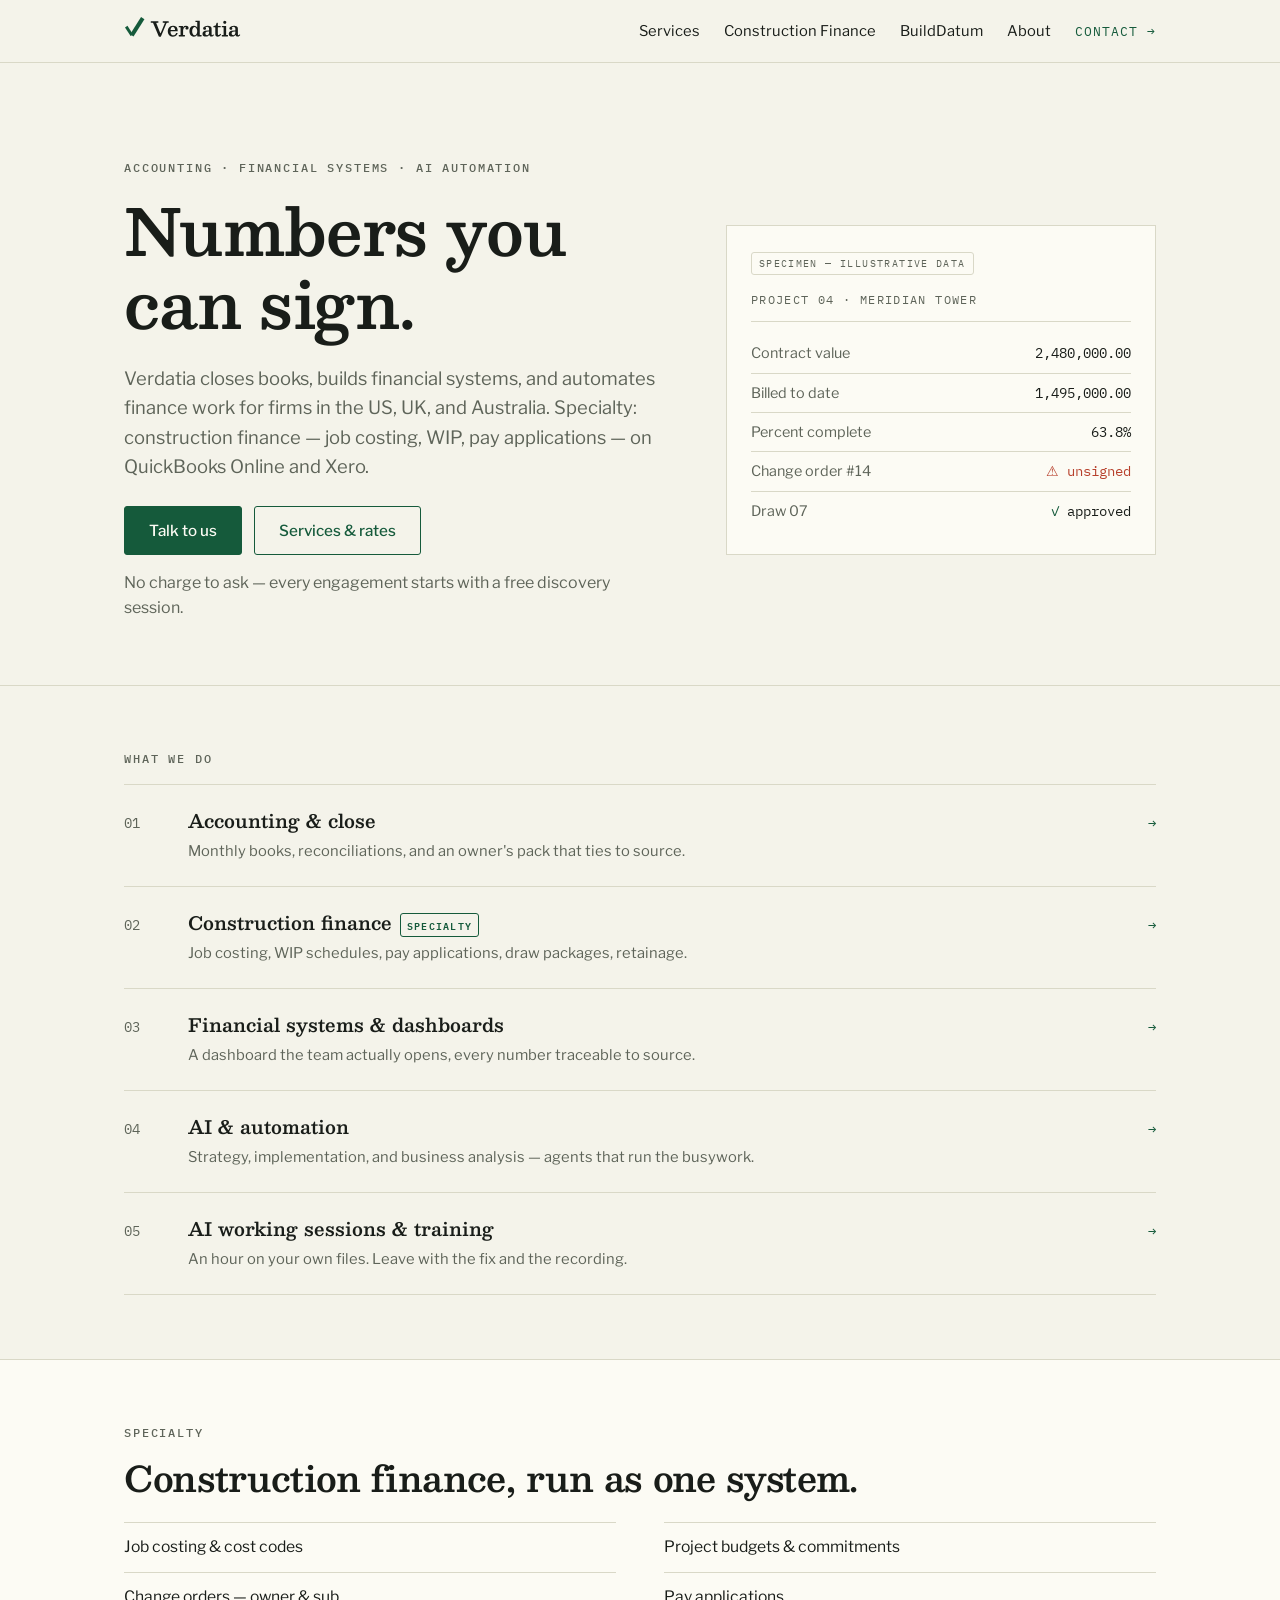
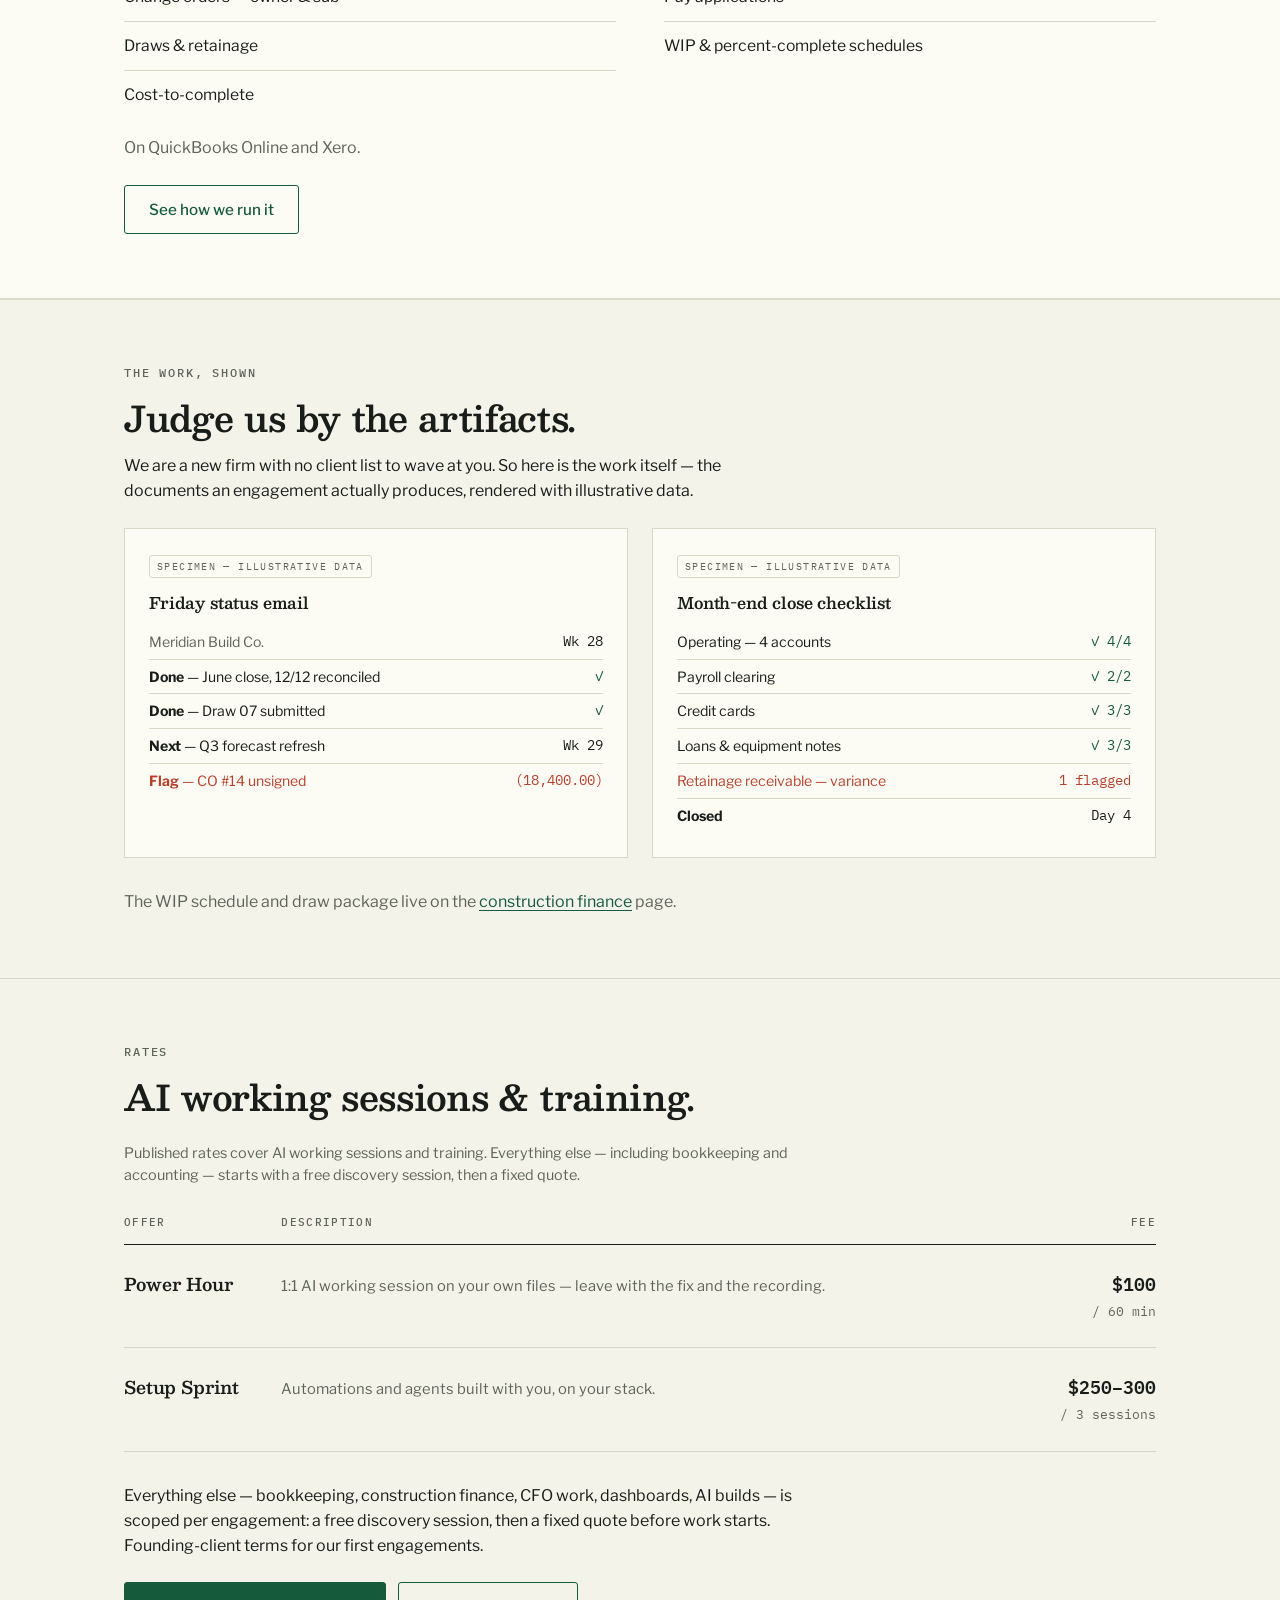
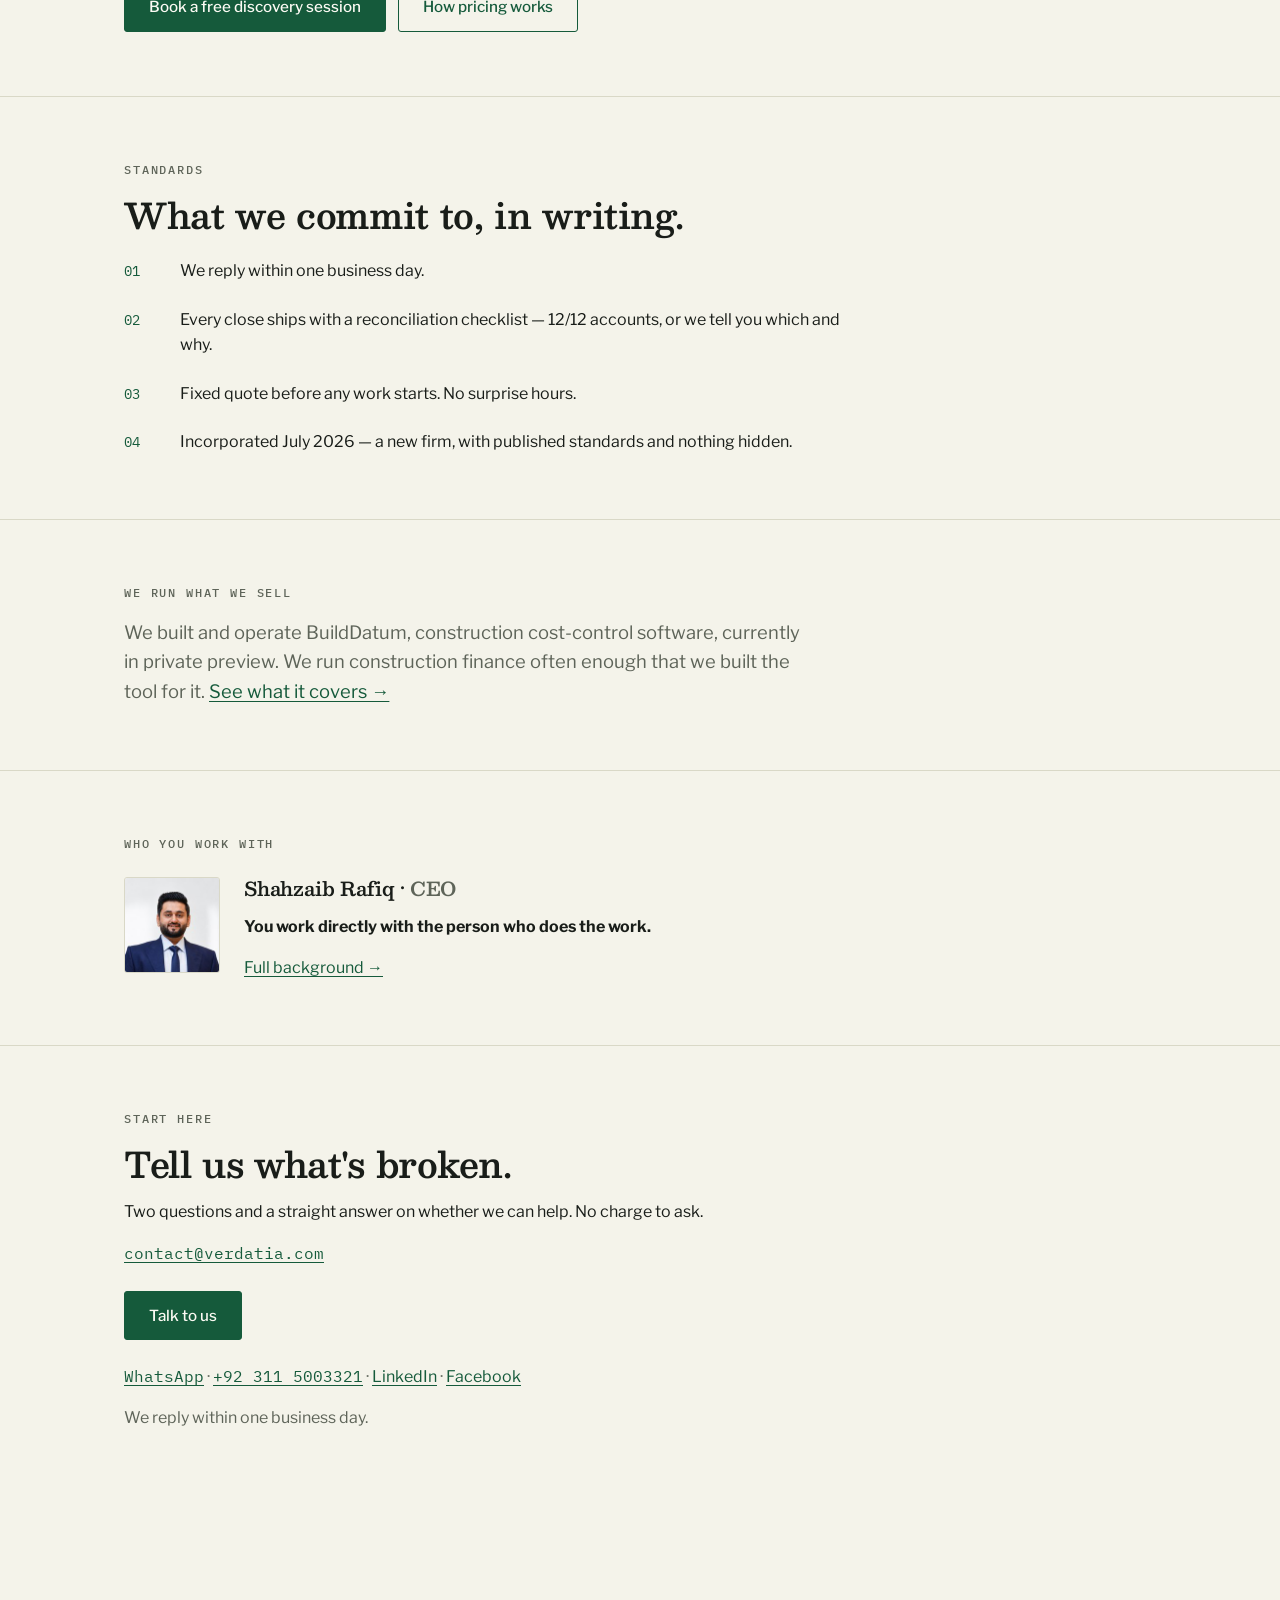
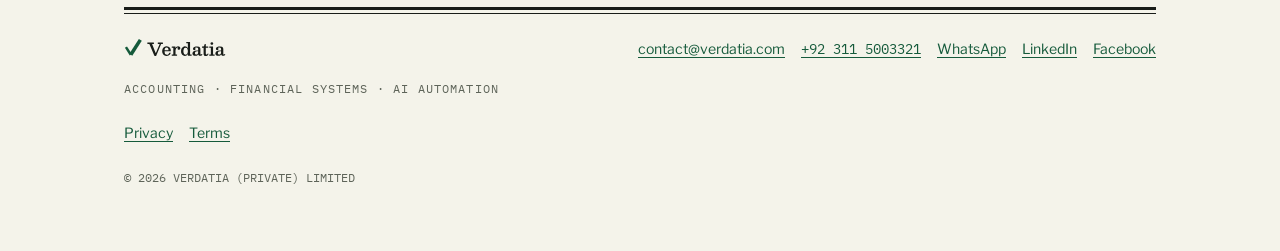
<file: index.html>
<!DOCTYPE html>
<html lang="en">
<head>
<meta charset="utf-8">
<meta name="viewport" content="width=device-width, initial-scale=1">
<meta name="theme-color" content="#F4F3EA">
<title>Verdatia — accounting, financial systems &amp; AI automation for construction</title>
<meta name="description" content="Verdatia closes books, builds financial systems, and automates finance work for firms in the US, UK, and Australia. Specialty: construction finance — job costing, WIP, pay applications — on QuickBooks Online and Xero.">
<link rel="canonical" href="https://verdatia.com/">

<meta property="og:type" content="website">
<meta property="og:url" content="https://verdatia.com/">
<meta property="og:title" content="Verdatia — Numbers you can sign.">
<meta property="og:description" content="Accounting, financial systems, and AI automation. Specialty: construction finance.">
<meta property="og:image" content="https://verdatia.com/assets/og/og-image-1200x630.png">
<meta name="twitter:card" content="summary_large_image">

<link rel="icon" href="/favicon.svg" type="image/svg+xml">
<link rel="icon" href="/assets/og/favicon-32.png" sizes="32x32">
<link rel="apple-touch-icon" href="/assets/og/apple-touch-icon-180.png">

<link rel="preconnect" href="https://fonts.googleapis.com">
<link rel="preconnect" href="https://fonts.gstatic.com" crossorigin>
<link href="https://fonts.googleapis.com/css2?family=Besley:wght@400..900&family=Libre+Franklin:wght@100..900&family=IBM+Plex+Mono:wght@400;500;600&display=swap" rel="stylesheet">
<link rel="stylesheet" href="/assets/css/site.css">

<script type="application/ld+json">
{
  "@context": "https://schema.org",
  "@type": "Organization",
  "name": "Verdatia",
  "legalName": "VERDATIA (PRIVATE) LIMITED",
  "url": "https://verdatia.com/",
  "logo": "https://verdatia.com/assets/logo/verdatia-lockup.svg",
  "email": "contact@verdatia.com",
  "telephone": "+92-311-5003321",
  "foundingDate": "2026-07",
  "founder": { "@type": "Person", "name": "Shahzaib Rafiq" },
  "address": { "@type": "PostalAddress", "addressCountry": "PK" },
  "sameAs": [
    "https://www.linkedin.com/company/verdatia/",
    "https://www.facebook.com/people/Verdatia/61591775105563/"
  ]
}
</script>
</head>
<body>
<a class="skip" href="#main">Skip to content</a>

<header class="site-header">
  <div class="wrap">
    <nav class="nav" aria-label="Primary">
      <a class="nav-logo" href="/" aria-label="Verdatia — home" aria-current="page">
        <img class="logo-light" src="/assets/logo/verdatia-lockup.svg" alt="Verdatia">
        <img class="logo-dark" src="/assets/logo/verdatia-lockup-dark.svg" alt="Verdatia">
      </a>
      <input class="nav-toggle" type="checkbox" id="navtoggle">
      <label class="nav-toggle-label" for="navtoggle"><span class="open">MENU</span><span class="close">CLOSE</span></label>
      <ul class="nav-links">
        <li><a href="/services/">Services</a></li>
        <li><a href="/construction-finance/">Construction Finance</a></li>
        <li><a href="/builddatum/">BuildDatum</a></li>
        <li><a href="/about/">About</a></li>
        <li><a class="nav-cta" href="/contact/">CONTACT &rarr;</a></li>
      </ul>
    </nav>
  </div>
</header>

<main id="main">

  <!-- 1. Hero -->
  <section class="hero">
    <div class="wrap">
      <div class="hero-grid">
        <div>
          <p class="kicker"><span class="nb">Accounting</span> &middot; <span class="nb">Financial Systems</span> &middot; <span class="nb">AI Automation</span></p>
          <h1>Numbers you can sign.</h1>
          <p class="lede">Verdatia closes books, builds financial systems, and automates finance work for firms in the US, UK, and Australia. Specialty: construction finance — job costing, WIP, pay applications — on QuickBooks Online and Xero.</p>
          <div class="btn-row">
            <a class="btn btn-primary" href="/contact/">Talk to us</a>
            <a class="btn btn-ghost" href="/services/#rates">Services &amp; rates</a>
          </div>
          <p class="mt-4 muted">No charge to ask — every engagement starts with a free discovery session.</p>
        </div>

        <aside class="tile" aria-label="Specimen project status — illustrative data">
          <span class="specimen-label">Specimen — illustrative data</span>
          <div class="tile-head">Project <span class="num">04</span> &middot; Meridian Tower</div>
          <div class="tile-row">
            <span class="label">Contract value</span>
            <span class="val">2,480,000.00</span>
          </div>
          <div class="tile-row">
            <span class="label">Billed to date</span>
            <span class="val">1,495,000.00</span>
          </div>
          <div class="tile-row">
            <span class="label">Percent complete</span>
            <span class="val">63.8%</span>
          </div>
          <div class="tile-row">
            <span class="label">Change order #14</span>
            <span class="val flag">&#9888; unsigned</span>
          </div>
          <div class="tile-row">
            <span class="label">Draw 07</span>
            <span class="val"><span class="tick">&#10003;</span> approved</span>
          </div>
        </aside>
      </div>
    </div>
  </section>

  <!-- 2. Services index -->
  <section>
    <div class="wrap">
      <p class="kicker">What we do</p>
      <ul class="ledger">
        <li><a href="/services/#accounting">
          <span class="rownum">01</span>
          <span>
            <span class="name">Accounting &amp; close</span>
            <span class="deliverable">Monthly books, reconciliations, and an owner's pack that ties to source.</span>
          </span>
          <span class="arrow">&rarr;</span>
        </a></li>
        <li><a href="/construction-finance/">
          <span class="rownum">02</span>
          <span>
            <span class="name">Construction finance<span class="spec-tag">SPECIALTY</span></span>
            <span class="deliverable">Job costing, WIP schedules, pay applications, draw packages, retainage.</span>
          </span>
          <span class="arrow">&rarr;</span>
        </a></li>
        <li><a href="/services/#systems">
          <span class="rownum">03</span>
          <span>
            <span class="name">Financial systems &amp; dashboards</span>
            <span class="deliverable">A dashboard the team actually opens, every number traceable to source.</span>
          </span>
          <span class="arrow">&rarr;</span>
        </a></li>
        <li><a href="/services/#automation">
          <span class="rownum">04</span>
          <span>
            <span class="name">AI &amp; automation</span>
            <span class="deliverable">Strategy, implementation, and business analysis — agents that run the busywork.</span>
          </span>
          <span class="arrow">&rarr;</span>
        </a></li>
        <li><a href="/services/#rates">
          <span class="rownum">05</span>
          <span>
            <span class="name">AI working sessions &amp; training</span>
            <span class="deliverable">An hour on your own files. Leave with the fix and the recording.</span>
          </span>
          <span class="arrow">&rarr;</span>
        </a></li>
      </ul>
    </div>
  </section>

  <!-- 3. Flagship band -->
  <section class="band">
    <div class="wrap">
      <p class="kicker">Specialty</p>
      <h2>Construction finance, run as one system.</h2>
      <ul class="speclist">
        <li>Job costing &amp; cost codes</li>
        <li>Project budgets &amp; commitments</li>
        <li>Change orders — owner &amp; sub</li>
        <li>Pay applications</li>
        <li>Draws &amp; retainage</li>
        <li>WIP &amp; percent-complete schedules</li>
        <li>Cost-to-complete</li>
      </ul>
      <p class="mt-4 muted">On QuickBooks Online and Xero.</p>
      <div class="btn-row">
        <a class="btn btn-ghost" href="/construction-finance/">See how we run it</a>
      </div>
    </div>
  </section>

  <!-- 4. The work, shown -->
  <section>
    <div class="wrap">
      <p class="kicker">The work, shown</p>
      <h2>Judge us by the artifacts.</h2>
      <p class="mt-4">We are a new firm with no client list to wave at you. So here is the work itself — the documents an engagement actually produces, rendered with illustrative data.</p>

      <div class="specimen-grid">

        <article class="specimen">
          <span class="specimen-label">Specimen — illustrative data</span>
          <h4>Friday status email</h4>
          <div class="line"><span class="muted">Meridian Build Co.</span><span class="v">Wk 28</span></div>
          <div class="line"><span><strong>Done</strong> — June close, 12/12 reconciled</span><span class="v tick">&#10003;</span></div>
          <div class="line"><span><strong>Done</strong> — Draw 07 submitted</span><span class="v tick">&#10003;</span></div>
          <div class="line"><span><strong>Next</strong> — Q3 forecast refresh</span><span class="v">Wk 29</span></div>
          <div class="line"><span class="flag"><strong>Flag</strong> — CO #14 unsigned</span><span class="v neg">(18,400.00)</span></div>
        </article>

        <article class="specimen">
          <span class="specimen-label">Specimen — illustrative data</span>
          <h4>Month-end close checklist</h4>
          <div class="line"><span>Operating &mdash; 4 accounts</span><span class="v tick">&#10003; 4/4</span></div>
          <div class="line"><span>Payroll clearing</span><span class="v tick">&#10003; 2/2</span></div>
          <div class="line"><span>Credit cards</span><span class="v tick">&#10003; 3/3</span></div>
          <div class="line"><span>Loans &amp; equipment notes</span><span class="v tick">&#10003; 3/3</span></div>
          <div class="line"><span class="flag">Retainage receivable &mdash; variance</span><span class="v flag">1 flagged</span></div>
          <div class="line"><span><strong>Closed</strong></span><span class="v">Day 4</span></div>
        </article>

      </div>

      <p class="mt-6 muted">The WIP schedule and draw package live on the <a href="/construction-finance/#artifacts">construction finance</a> page.</p>
    </div>
  </section>

  <!-- 5. Fee schedule -->
  <section>
    <div class="wrap">
      <p class="kicker">Rates</p>
      <h2>AI working sessions &amp; training.</h2>

      <table class="fees">
        <caption>Published rates cover AI working sessions and training. Everything else — including bookkeeping and accounting — starts with a free discovery session, then a fixed quote.</caption>
        <thead>
          <tr>
            <th scope="col">Offer</th>
            <th scope="col">Description</th>
            <th scope="col" class="r">Fee</th>
          </tr>
        </thead>
        <tbody>
          <tr>
            <td class="offer">Power Hour</td>
            <td class="desc">1:1 AI working session on your own files — leave with the fix and the recording.</td>
            <td class="r"><span class="price num">$100</span><br><span class="unit">/ 60 min</span></td>
          </tr>
          <tr>
            <td class="offer">Setup Sprint</td>
            <td class="desc">Automations and agents built with you, on your stack.</td>
            <td class="r"><span class="price num">$250&ndash;300</span><br><span class="unit">/ 3 sessions</span></td>
          </tr>
        </tbody>
      </table>

      <p class="mt-6">Everything else — bookkeeping, construction finance, CFO work, dashboards, AI builds — is scoped per engagement: a free discovery session, then a fixed quote before work starts. Founding-client terms for our first engagements.</p>
      <div class="btn-row">
        <a class="btn btn-primary" href="/contact/">Book a free discovery session</a>
        <a class="btn btn-ghost" href="/services/#rates">How pricing works</a>
      </div>
    </div>
  </section>

  <!-- 6. Standards -->
  <section>
    <div class="wrap">
      <p class="kicker">Standards</p>
      <h2>What we commit to, in writing.</h2>
      <ol class="standards">
        <li><p>We reply within one business day.</p></li>
        <li><p>Every close ships with a reconciliation checklist — 12/12 accounts, or we tell you which and why.</p></li>
        <li><p>Fixed quote before any work starts. No surprise hours.</p></li>
        <li><p>Incorporated July 2026 — a new firm, with published standards and nothing hidden.</p></li>
      </ol>
    </div>
  </section>

  <!-- 7. We run what we sell -->
  <section>
    <div class="wrap">
      <p class="kicker">We run what we sell</p>
      <p class="lede">We built and operate BuildDatum, construction cost-control software, currently in private preview. We run construction finance often enough that we built the tool for it. <a href="/builddatum/#covers">See what it covers &rarr;</a></p>
    </div>
  </section>

  <!-- 8. Founder card -->
  <section>
    <div class="wrap">
      <p class="kicker">Who you work with</p>
      <div class="founder">
        <img src="/assets/og/founder.jpg" alt="Shahzaib Rafiq">
        <div>
          <h3>Shahzaib Rafiq &middot; <span class="muted">CEO</span></h3>
          <p class="mt-4"><strong>You work directly with the person who does the work.</strong></p>
          <p class="mt-4"><a href="/about/#founder">Full background &rarr;</a></p>
        </div>
      </div>
    </div>
  </section>

  <!-- 9. Contact block -->
  <section>
    <div class="wrap">
      <p class="kicker">Start here</p>
      <h2>Tell us what's broken.</h2>
      <p class="mt-4">Two questions and a straight answer on whether we can help. No charge to ask.</p>
      <p class="mt-4"><a class="num" href="mailto:contact@verdatia.com?subject=Working%20with%20Verdatia">contact@verdatia.com</a></p>
      <div class="btn-row">
        <a class="btn btn-primary" href="/contact/">Talk to us</a>
      </div>
      <p class="mt-5 muted">
        <a class="num" href="https://wa.me/923115003321">WhatsApp</a> &middot;
        <a class="num" href="tel:+923115003321">+92 311 5003321</a> &middot;
        <a href="https://www.linkedin.com/company/verdatia/">LinkedIn</a> &middot;
        <a href="https://www.facebook.com/people/Verdatia/61591775105563/">Facebook</a>
      </p>
      <p class="mt-4 muted">We reply within one business day.</p>
    </div>
  </section>

</main>

<footer class="site-footer">
  <div class="wrap">
    <hr class="ruleoff">
    <div class="footer-grid">
      <div>
        <img class="logo-light" src="/assets/logo/verdatia-lockup.svg" alt="Verdatia">
        <img class="logo-dark" src="/assets/logo/verdatia-lockup-dark.svg" alt="Verdatia">
        <p class="footer-line mt-4"><span class="nb">Accounting</span> &middot; <span class="nb">Financial Systems</span> &middot; <span class="nb">AI Automation</span></p>
      </div>
      <ul class="footer-links">
        <li><a href="mailto:contact@verdatia.com">contact@verdatia.com</a></li>
        <li><a class="num" href="tel:+923115003321">+92 311 5003321</a></li>
        <li><a href="https://wa.me/923115003321">WhatsApp</a></li>
        <li><a href="https://www.linkedin.com/company/verdatia/">LinkedIn</a></li>
        <li><a href="https://www.facebook.com/people/Verdatia/61591775105563/">Facebook</a></li>
      </ul>
      <ul class="footer-links">
        <li><a href="/privacy/">Privacy</a></li>
        <li><a href="/terms/">Terms</a></li>
      </ul>
    </div>
    <p class="footer-legal">&copy; 2026 VERDATIA (PRIVATE) LIMITED</p>
  </div>
</footer>

</body>
</html>
</file>
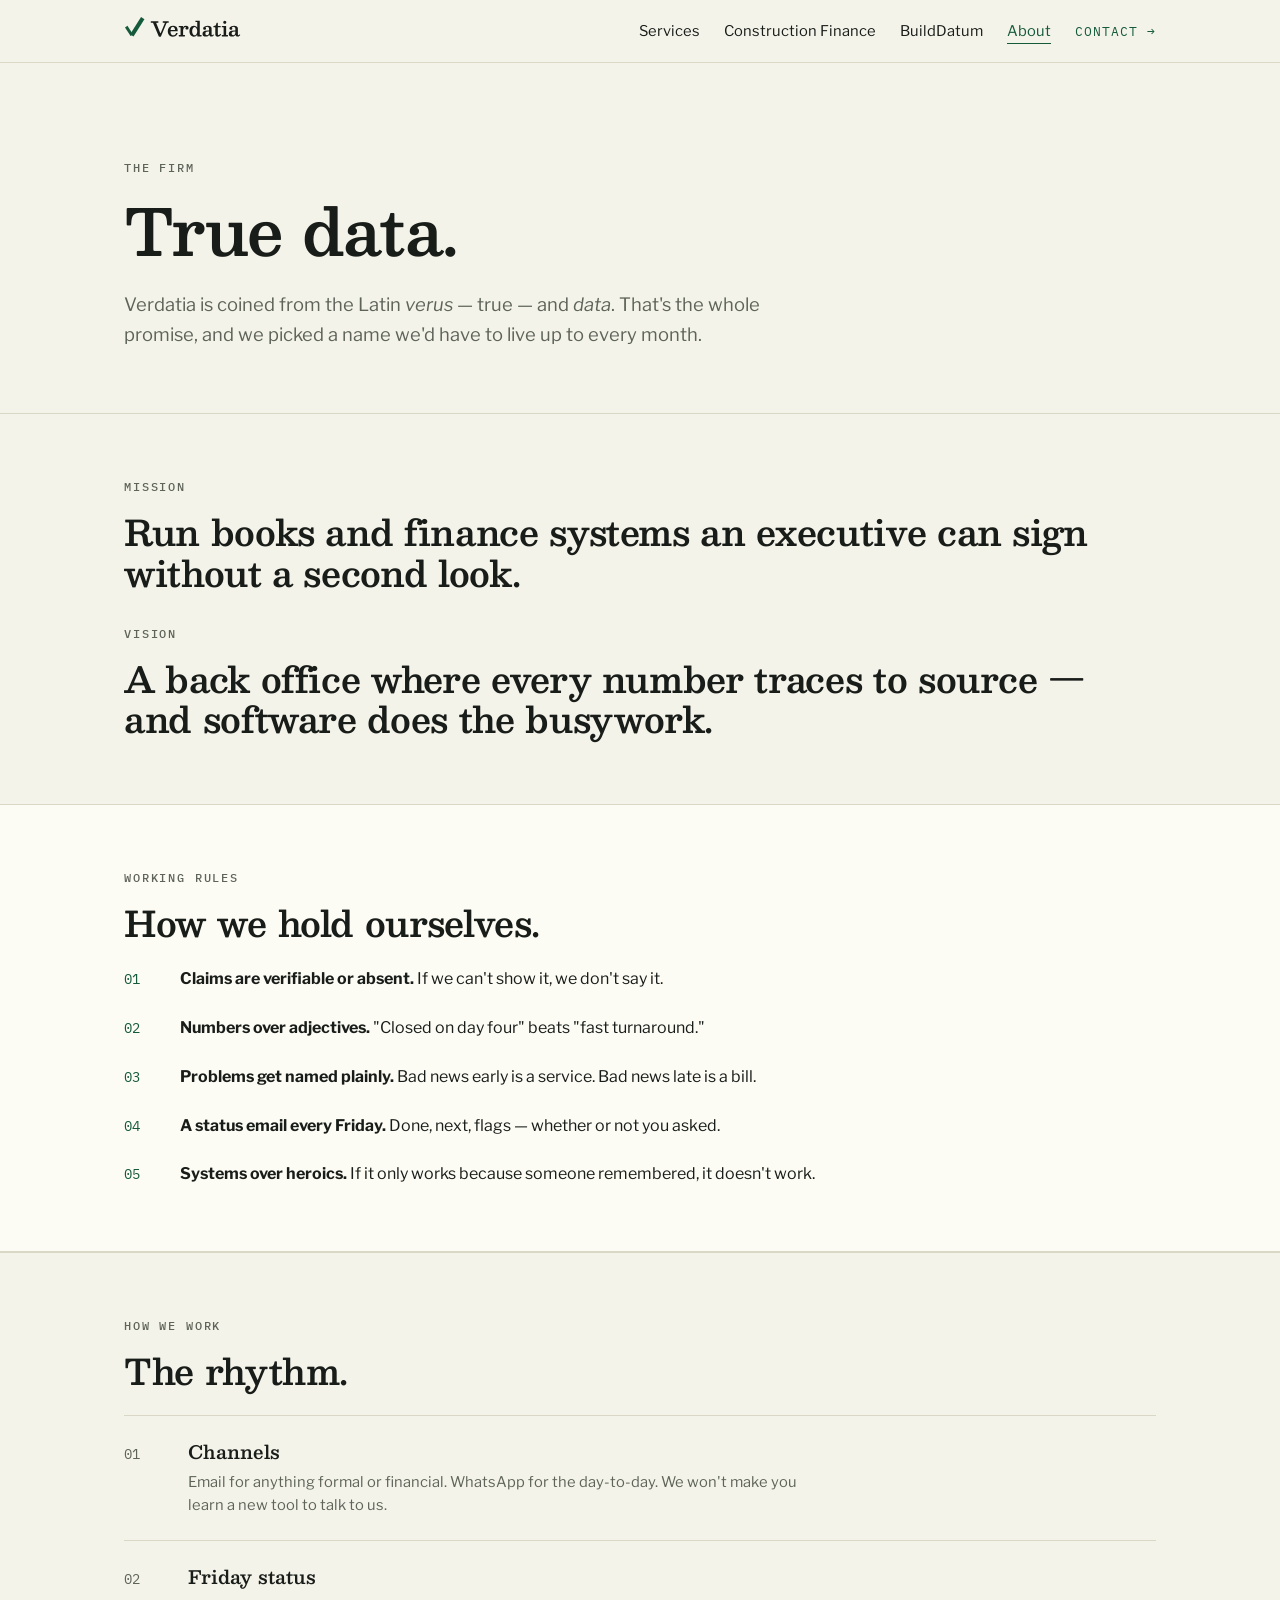
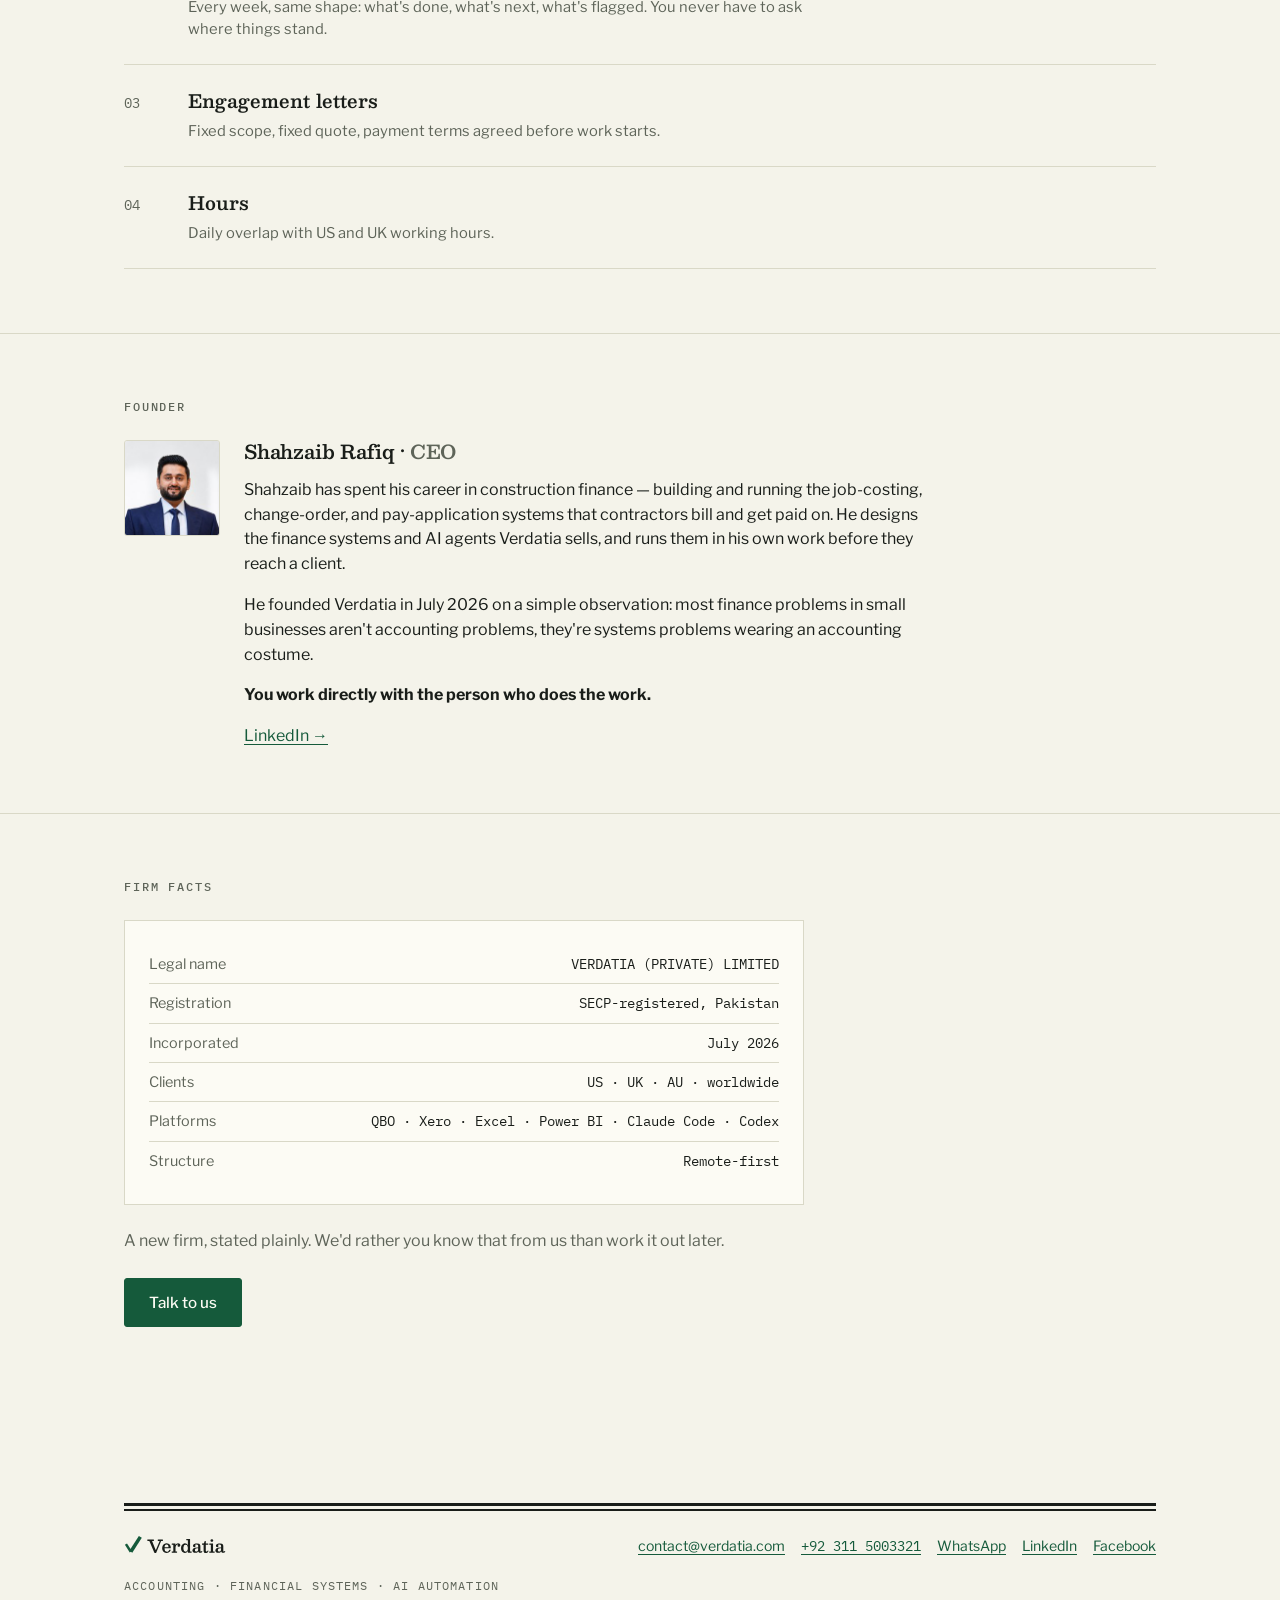
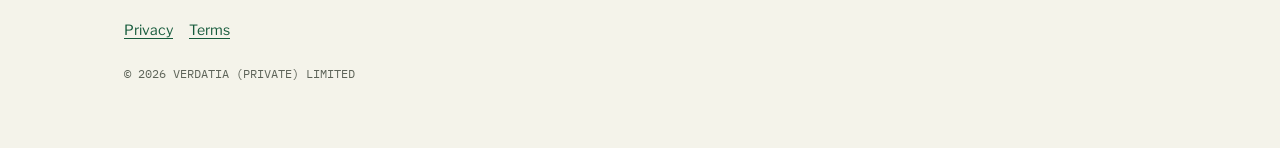
<file: about/index.html>
<!DOCTYPE html>
<html lang="en">
<head>
<meta charset="utf-8">
<meta name="viewport" content="width=device-width, initial-scale=1">
<meta name="theme-color" content="#F4F3EA">
<title>About — the firm | Verdatia</title>
<meta name="description" content="Verdatia is an accounting and financial-systems firm incorporated in July 2026. Our name means true data. Here is what we stand for, how we work, and who you work with.">
<link rel="canonical" href="https://verdatia.com/about/">

<meta property="og:type" content="website">
<meta property="og:url" content="https://verdatia.com/about/">
<meta property="og:title" content="About — Verdatia">
<meta property="og:description" content="Verus + data: true data. What we stand for, how we work, and who you work with.">
<meta property="og:image" content="https://verdatia.com/assets/og/og-image-1200x630.png">
<meta name="twitter:card" content="summary_large_image">

<link rel="icon" href="/favicon.svg" type="image/svg+xml">
<link rel="icon" href="/assets/og/favicon-32.png" sizes="32x32">
<link rel="apple-touch-icon" href="/assets/og/apple-touch-icon-180.png">

<link rel="preconnect" href="https://fonts.googleapis.com">
<link rel="preconnect" href="https://fonts.gstatic.com" crossorigin>
<link href="https://fonts.googleapis.com/css2?family=Besley:wght@400..900&family=Libre+Franklin:wght@100..900&family=IBM+Plex+Mono:wght@400;500;600&display=swap" rel="stylesheet">
<link rel="stylesheet" href="/assets/css/site.css">
</head>
<body>
<a class="skip" href="#main">Skip to content</a>

<header class="site-header">
  <div class="wrap">
    <nav class="nav" aria-label="Primary">
      <a class="nav-logo" href="/" aria-label="Verdatia — home">
        <img class="logo-light" src="/assets/logo/verdatia-lockup.svg" alt="Verdatia">
        <img class="logo-dark" src="/assets/logo/verdatia-lockup-dark.svg" alt="Verdatia">
      </a>
      <input class="nav-toggle" type="checkbox" id="navtoggle">
      <label class="nav-toggle-label" for="navtoggle"><span class="open">MENU</span><span class="close">CLOSE</span></label>
      <ul class="nav-links">
        <li><a href="/services/">Services</a></li>
        <li><a href="/construction-finance/">Construction Finance</a></li>
        <li><a href="/builddatum/">BuildDatum</a></li>
        <li><a href="/about/" aria-current="page">About</a></li>
        <li><a class="nav-cta" href="/contact/">CONTACT &rarr;</a></li>
      </ul>
    </nav>
  </div>
</header>

<main id="main">

  <!-- 1. Name story -->
  <section class="hero">
    <div class="wrap">
      <p class="kicker">The firm</p>
      <h1>True data.</h1>
      <p class="lede">Verdatia is coined from the Latin <em>verus</em> — true — and <em>data</em>. That's the whole promise, and we picked a name we'd have to live up to every month.</p>
    </div>
  </section>

  <!-- 2. Mission & vision -->
  <section>
    <div class="wrap">
      <p class="kicker">Mission</p>
      <h2>Run books and finance systems an executive can sign without a second look.</h2>
      <p class="kicker mt-6">Vision</p>
      <h2>A back office where every number traces to source &mdash; and software does the busywork.</h2>
    </div>
  </section>

  <!-- 3. Working rules -->
  <section class="band">
    <div class="wrap">
      <p class="kicker">Working rules</p>
      <h2>How we hold ourselves.</h2>
      <ol class="standards">
        <li><p><strong>Claims are verifiable or absent.</strong> If we can't show it, we don't say it.</p></li>
        <li><p><strong>Numbers over adjectives.</strong> "Closed on day four" beats "fast turnaround."</p></li>
        <li><p><strong>Problems get named plainly.</strong> Bad news early is a service. Bad news late is a bill.</p></li>
        <li><p><strong>A status email every Friday.</strong> Done, next, flags — whether or not you asked.</p></li>
        <li><p><strong>Systems over heroics.</strong> If it only works because someone remembered, it doesn't work.</p></li>
      </ol>
    </div>
  </section>

  <!-- 4. How we work -->
  <section id="how">
    <div class="wrap">
      <p class="kicker">How we work</p>
      <h2>The rhythm.</h2>

      <ul class="ledger mt-5">
        <li><div class="row"><span class="rownum">01</span><span><span class="name">Channels</span><span class="deliverable">Email for anything formal or financial. WhatsApp for the day-to-day. We won't make you learn a new tool to talk to us.</span></span></div></li>
        <li><div class="row"><span class="rownum">02</span><span><span class="name">Friday status</span><span class="deliverable">Every week, same shape: what's done, what's next, what's flagged. You never have to ask where things stand.</span></span></div></li>
        <li><div class="row"><span class="rownum">03</span><span><span class="name">Engagement letters</span><span class="deliverable">Fixed scope, fixed quote, payment terms agreed before work starts.</span></span></div></li>
        <li><div class="row"><span class="rownum">04</span><span><span class="name">Hours</span><span class="deliverable">Daily overlap with US and UK working hours.</span></span></div></li>
      </ul>
    </div>
  </section>

  <!-- 5. Founder -->
  <section id="founder">
    <div class="wrap">
      <p class="kicker">Founder</p>
      <div class="founder">
        <img src="/assets/og/founder.jpg" alt="Shahzaib Rafiq">
        <div>
          <h3>Shahzaib Rafiq &middot; <span class="muted">CEO</span></h3>
          <p class="mt-4">Shahzaib has spent his career in construction finance — building and running the job-costing, change-order, and pay-application systems that contractors bill and get paid on. He designs the finance systems and AI agents Verdatia sells, and runs them in his own work before they reach a client.</p>
          <p class="mt-4">He founded Verdatia in July 2026 on a simple observation: most finance problems in small businesses aren't accounting problems, they're systems problems wearing an accounting costume.</p>
          <p class="mt-4"><strong>You work directly with the person who does the work.</strong></p>
          <p class="mt-4"><a href="https://www.linkedin.com/in/muhammad-shahzaib-rafiq-589378105">LinkedIn &rarr;</a></p>
        </div>
      </div>
    </div>
  </section>

  <!-- 6. Firm facts -->
  <section>
    <div class="wrap">
      <p class="kicker">Firm facts</p>
      <div class="tile mt-5" style="max-width:680px">
        <div class="tile-row"><span class="label">Legal name</span><span class="val">VERDATIA (PRIVATE) LIMITED</span></div>
        <div class="tile-row"><span class="label">Registration</span><span class="val">SECP-registered, Pakistan</span></div>
        <div class="tile-row"><span class="label">Incorporated</span><span class="val">July 2026</span></div>
        <div class="tile-row"><span class="label">Clients</span><span class="val">US &middot; UK &middot; AU &middot; worldwide</span></div>
        <div class="tile-row"><span class="label">Platforms</span><span class="val">QBO &middot; Xero &middot; Excel &middot; Power BI &middot; Claude Code &middot; Codex</span></div>
        <div class="tile-row"><span class="label">Structure</span><span class="val">Remote-first</span></div>
      </div>
      <p class="mt-5 muted">A new firm, stated plainly. We'd rather you know that from us than work it out later.</p>
      <div class="btn-row">
        <a class="btn btn-primary" href="/contact/">Talk to us</a>
      </div>
    </div>
  </section>

</main>

<footer class="site-footer">
  <div class="wrap">
    <hr class="ruleoff">
    <div class="footer-grid">
      <div>
        <img class="logo-light" src="/assets/logo/verdatia-lockup.svg" alt="Verdatia">
        <img class="logo-dark" src="/assets/logo/verdatia-lockup-dark.svg" alt="Verdatia">
        <p class="footer-line mt-4"><span class="nb">Accounting</span> &middot; <span class="nb">Financial Systems</span> &middot; <span class="nb">AI Automation</span></p>
      </div>
      <ul class="footer-links">
        <li><a href="mailto:contact@verdatia.com">contact@verdatia.com</a></li>
        <li><a class="num" href="tel:+923115003321">+92 311 5003321</a></li>
        <li><a href="https://wa.me/923115003321">WhatsApp</a></li>
        <li><a href="https://www.linkedin.com/company/verdatia/">LinkedIn</a></li>
        <li><a href="https://www.facebook.com/people/Verdatia/61591775105563/">Facebook</a></li>
      </ul>
      <ul class="footer-links">
        <li><a href="/privacy/">Privacy</a></li>
        <li><a href="/terms/">Terms</a></li>
      </ul>
    </div>
    <p class="footer-legal">&copy; 2026 VERDATIA (PRIVATE) LIMITED</p>
  </div>
</footer>

</body>
</html>
</file>
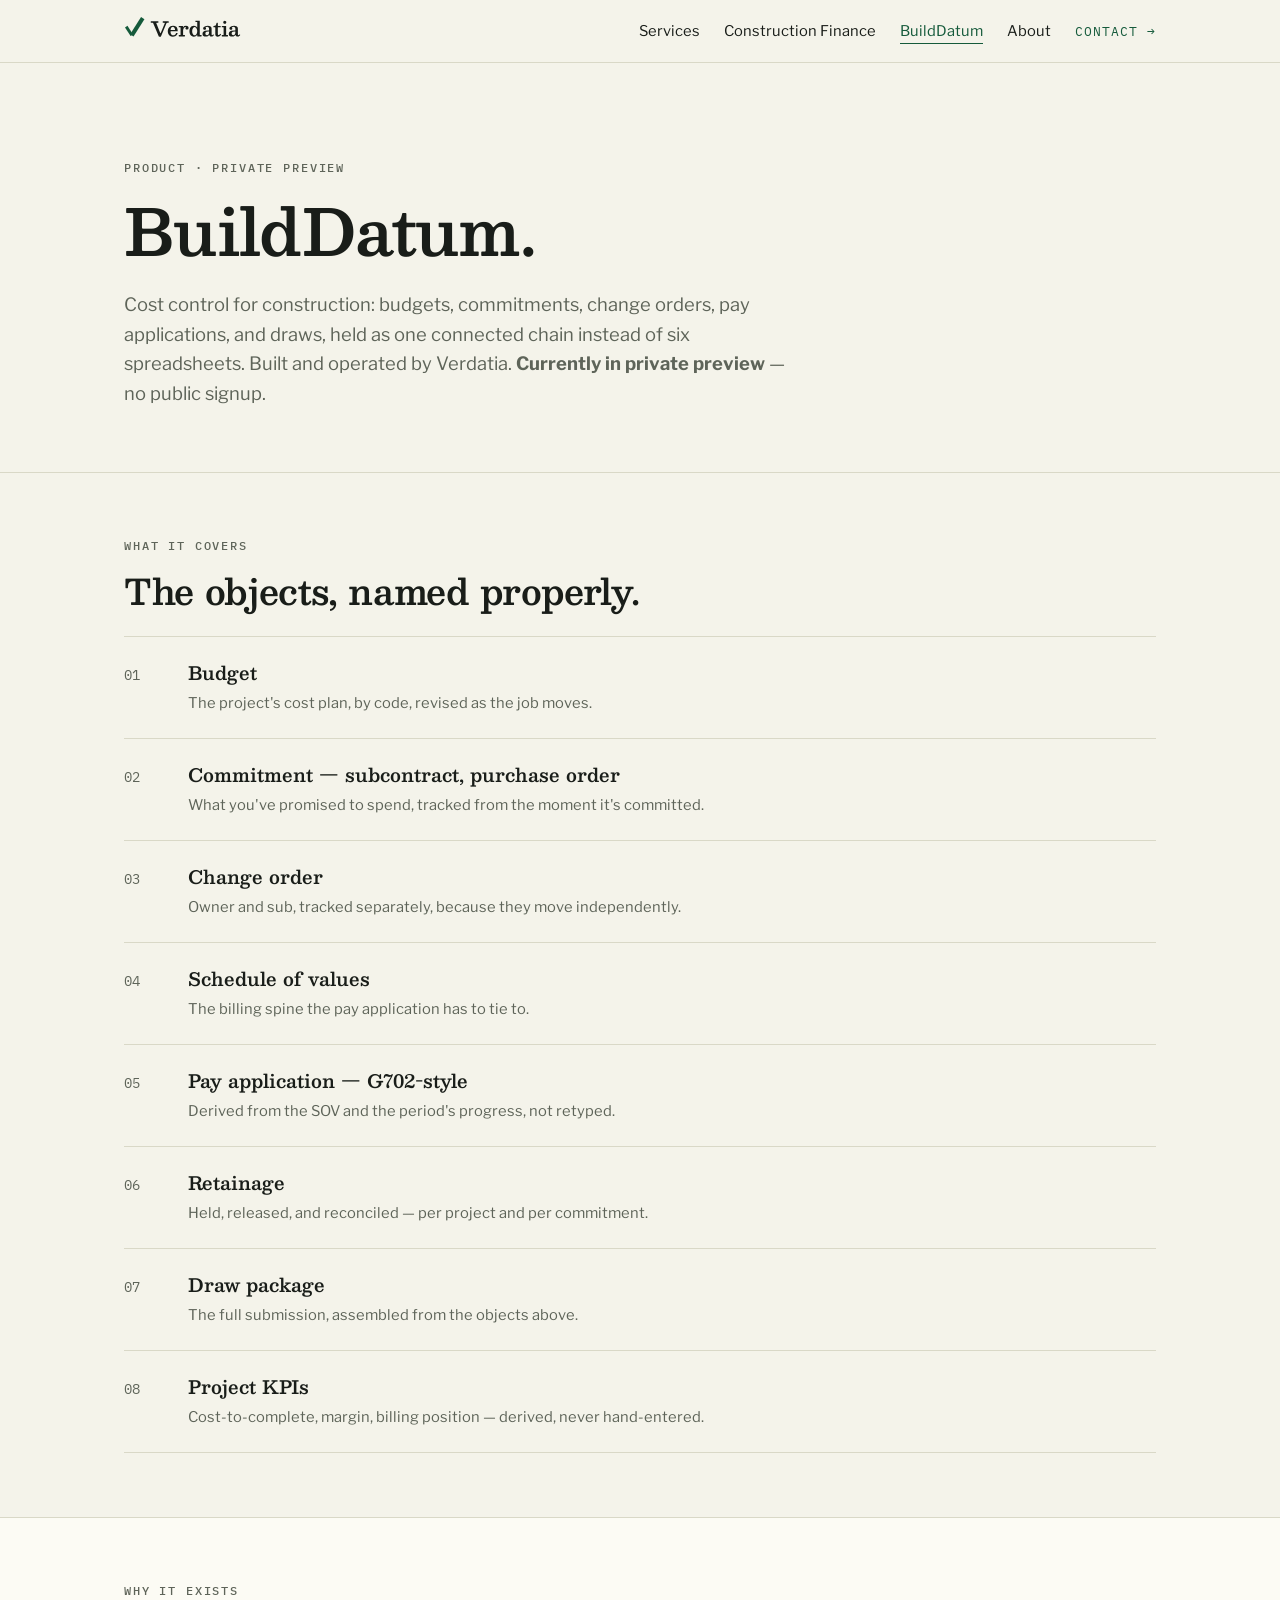
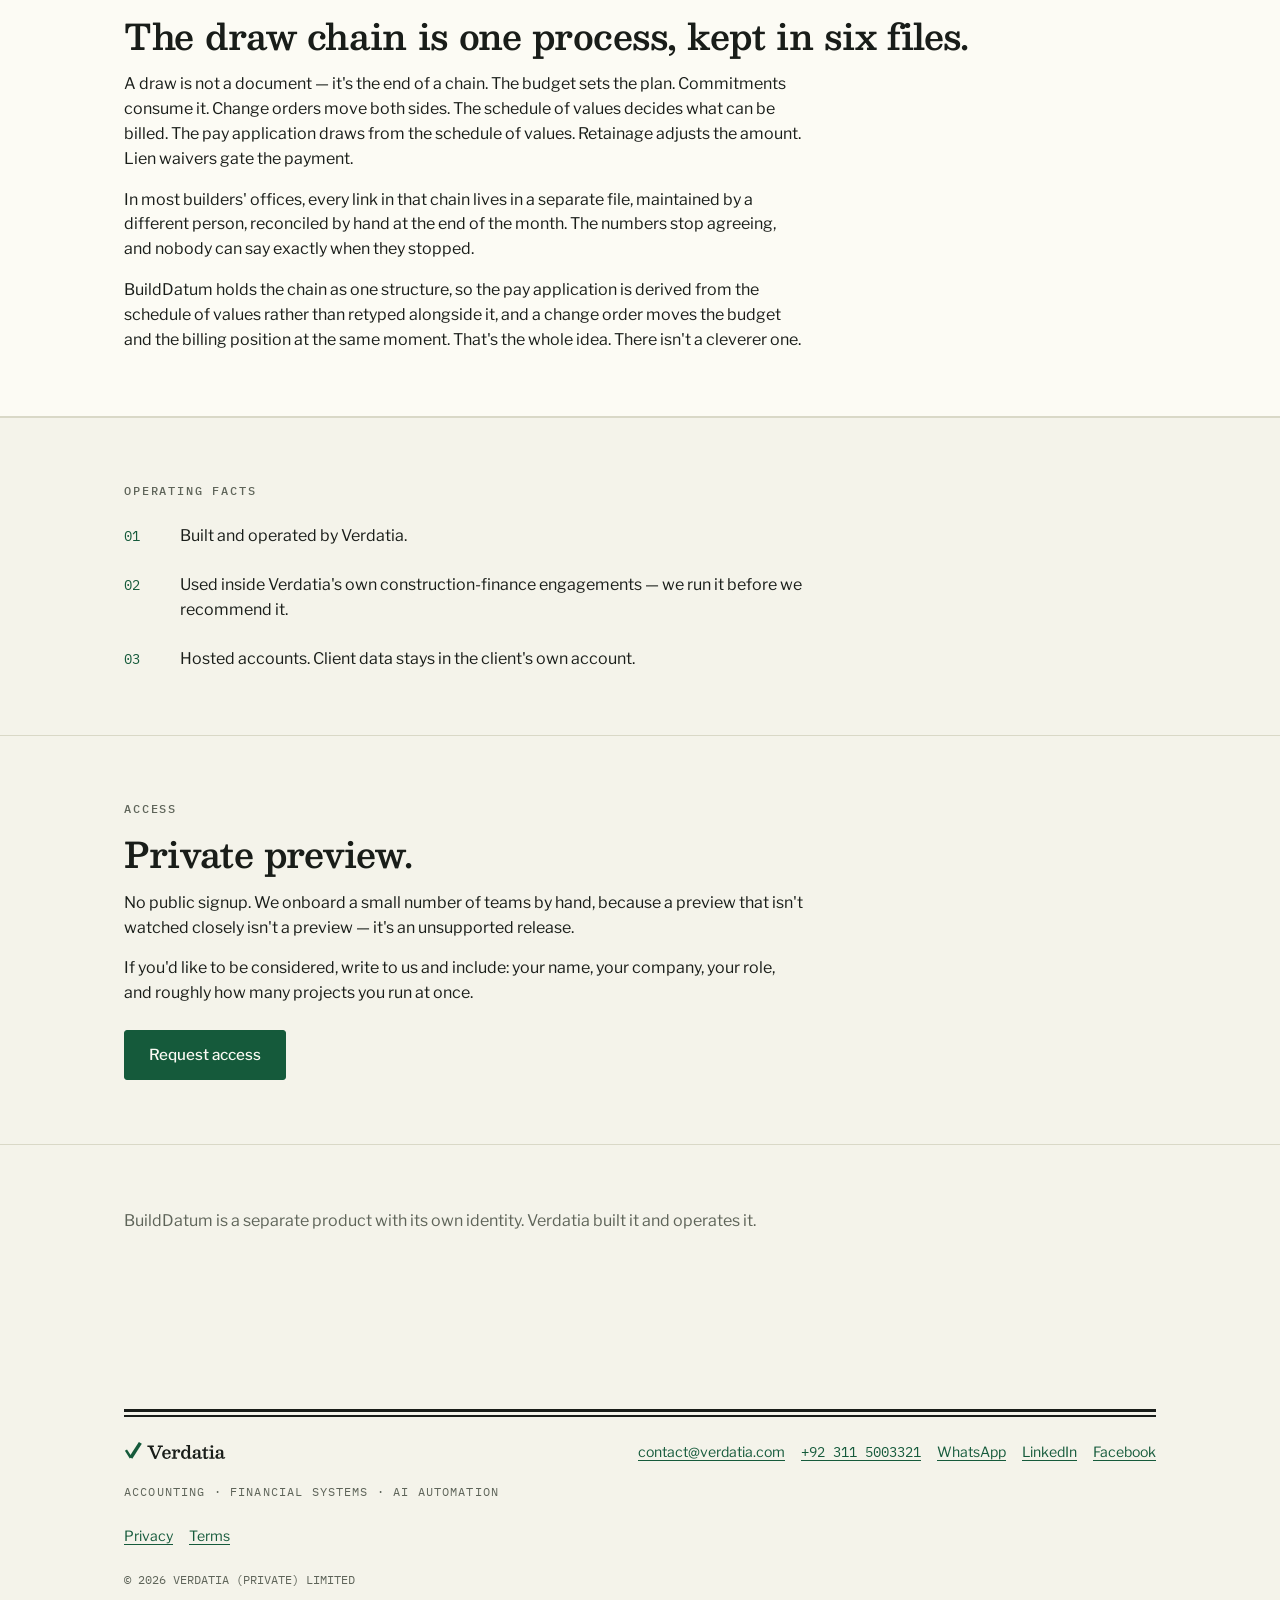
<file: builddatum/index.html>
<!DOCTYPE html>
<html lang="en">
<head>
<meta charset="utf-8">
<meta name="viewport" content="width=device-width, initial-scale=1">
<meta name="theme-color" content="#F4F3EA">
<title>BuildDatum — construction cost control, private preview | Verdatia</title>
<meta name="description" content="BuildDatum is construction cost-control software built and operated by Verdatia: budgets, commitments, change orders, schedules of values, pay applications, retainage, and draw packages. Currently in private preview.">
<link rel="canonical" href="https://verdatia.com/builddatum/">

<meta property="og:type" content="website">
<meta property="og:url" content="https://verdatia.com/builddatum/">
<meta property="og:title" content="BuildDatum — construction cost control">
<meta property="og:description" content="Built and operated by Verdatia. Currently in private preview.">
<meta property="og:image" content="https://verdatia.com/assets/og/og-image-1200x630.png">
<meta name="twitter:card" content="summary_large_image">

<link rel="icon" href="/favicon.svg" type="image/svg+xml">
<link rel="icon" href="/assets/og/favicon-32.png" sizes="32x32">
<link rel="apple-touch-icon" href="/assets/og/apple-touch-icon-180.png">

<link rel="preconnect" href="https://fonts.googleapis.com">
<link rel="preconnect" href="https://fonts.gstatic.com" crossorigin>
<link href="https://fonts.googleapis.com/css2?family=Besley:wght@400..900&family=Libre+Franklin:wght@100..900&family=IBM+Plex+Mono:wght@400;500;600&display=swap" rel="stylesheet">
<link rel="stylesheet" href="/assets/css/site.css">
</head>
<body>
<a class="skip" href="#main">Skip to content</a>

<header class="site-header">
  <div class="wrap">
    <nav class="nav" aria-label="Primary">
      <a class="nav-logo" href="/" aria-label="Verdatia — home">
        <img class="logo-light" src="/assets/logo/verdatia-lockup.svg" alt="Verdatia">
        <img class="logo-dark" src="/assets/logo/verdatia-lockup-dark.svg" alt="Verdatia">
      </a>
      <input class="nav-toggle" type="checkbox" id="navtoggle">
      <label class="nav-toggle-label" for="navtoggle"><span class="open">MENU</span><span class="close">CLOSE</span></label>
      <ul class="nav-links">
        <li><a href="/services/">Services</a></li>
        <li><a href="/construction-finance/">Construction Finance</a></li>
        <li><a href="/builddatum/" aria-current="page">BuildDatum</a></li>
        <li><a href="/about/">About</a></li>
        <li><a class="nav-cta" href="/contact/">CONTACT &rarr;</a></li>
      </ul>
    </nav>
  </div>
</header>

<main id="main">

  <!-- 1. Statement hero — status stated in the first screen, not buried -->
  <section class="hero">
    <div class="wrap">
      <p class="kicker">Product &middot; Private preview</p>
      <h1>BuildDatum.</h1>
      <p class="lede">Cost control for construction: budgets, commitments, change orders, pay applications, and draws, held as one connected chain instead of six spreadsheets. Built and operated by Verdatia. <strong>Currently in private preview</strong> — no public signup.</p>
    </div>
  </section>

  <!-- 2. What it covers -->
  <section id="covers">
    <div class="wrap">
      <p class="kicker">What it covers</p>
      <h2>The objects, named properly.</h2>

      <ul class="ledger mt-5">
        <li><div class="row"><span class="rownum">01</span><span><span class="name">Budget</span><span class="deliverable">The project's cost plan, by code, revised as the job moves.</span></span></div></li>
        <li><div class="row"><span class="rownum">02</span><span><span class="name">Commitment &mdash; subcontract, purchase order</span><span class="deliverable">What you've promised to spend, tracked from the moment it's committed.</span></span></div></li>
        <li><div class="row"><span class="rownum">03</span><span><span class="name">Change order</span><span class="deliverable">Owner and sub, tracked separately, because they move independently.</span></span></div></li>
        <li><div class="row"><span class="rownum">04</span><span><span class="name">Schedule of values</span><span class="deliverable">The billing spine the pay application has to tie to.</span></span></div></li>
        <li><div class="row"><span class="rownum">05</span><span><span class="name">Pay application &mdash; G702-style</span><span class="deliverable">Derived from the SOV and the period's progress, not retyped.</span></span></div></li>
        <li><div class="row"><span class="rownum">06</span><span><span class="name">Retainage</span><span class="deliverable">Held, released, and reconciled — per project and per commitment.</span></span></div></li>
        <li><div class="row"><span class="rownum">07</span><span><span class="name">Draw package</span><span class="deliverable">The full submission, assembled from the objects above.</span></span></div></li>
        <li><div class="row"><span class="rownum">08</span><span><span class="name">Project KPIs</span><span class="deliverable">Cost-to-complete, margin, billing position — derived, never hand-entered.</span></span></div></li>
      </ul>
    </div>
  </section>

  <!-- 3. Why it exists -->
  <section class="band">
    <div class="wrap">
      <p class="kicker">Why it exists</p>
      <h2>The draw chain is one process, kept in six files.</h2>
      <p class="mt-4">A draw is not a document — it's the end of a chain. The budget sets the plan. Commitments consume it. Change orders move both sides. The schedule of values decides what can be billed. The pay application draws from the schedule of values. Retainage adjusts the amount. Lien waivers gate the payment.</p>
      <p>In most builders' offices, every link in that chain lives in a separate file, maintained by a different person, reconciled by hand at the end of the month. The numbers stop agreeing, and nobody can say exactly when they stopped.</p>
      <p>BuildDatum holds the chain as one structure, so the pay application is derived from the schedule of values rather than retyped alongside it, and a change order moves the budget and the billing position at the same moment. That's the whole idea. There isn't a cleverer one.</p>
    </div>
  </section>

  <!-- 4. Operating facts -->
  <section>
    <div class="wrap">
      <p class="kicker">Operating facts</p>
      <ul class="standards">
        <li><p>Built and operated by Verdatia.</p></li>
        <li><p>Used inside Verdatia's own construction-finance engagements — we run it before we recommend it.</p></li>
        <li><p>Hosted accounts. Client data stays in the client's own account.</p></li>
      </ul>
    </div>
  </section>

  <!-- 5 + 6. Preview status and request access -->
  <section>
    <div class="wrap">
      <p class="kicker">Access</p>
      <h2>Private preview.</h2>
      <p class="mt-4">No public signup. We onboard a small number of teams by hand, because a preview that isn't watched closely isn't a preview — it's an unsupported release.</p>
      <p class="mt-4">If you'd like to be considered, write to us and include: your name, your company, your role, and roughly how many projects you run at once.</p>
      <div class="btn-row">
        <a class="btn btn-primary" href="mailto:contact@verdatia.com?subject=Request%20access%20%E2%80%94%20BuildDatum">Request access</a>
      </div>
    </div>
  </section>

  <!-- 7. Separation note -->
  <section>
    <div class="wrap">
      <p class="muted">BuildDatum is a separate product with its own identity. Verdatia built it and operates it.</p>
    </div>
  </section>

</main>

<footer class="site-footer">
  <div class="wrap">
    <hr class="ruleoff">
    <div class="footer-grid">
      <div>
        <img class="logo-light" src="/assets/logo/verdatia-lockup.svg" alt="Verdatia">
        <img class="logo-dark" src="/assets/logo/verdatia-lockup-dark.svg" alt="Verdatia">
        <p class="footer-line mt-4"><span class="nb">Accounting</span> &middot; <span class="nb">Financial Systems</span> &middot; <span class="nb">AI Automation</span></p>
      </div>
      <ul class="footer-links">
        <li><a href="mailto:contact@verdatia.com">contact@verdatia.com</a></li>
        <li><a class="num" href="tel:+923115003321">+92 311 5003321</a></li>
        <li><a href="https://wa.me/923115003321">WhatsApp</a></li>
        <li><a href="https://www.linkedin.com/company/verdatia/">LinkedIn</a></li>
        <li><a href="https://www.facebook.com/people/Verdatia/61591775105563/">Facebook</a></li>
      </ul>
      <ul class="footer-links">
        <li><a href="/privacy/">Privacy</a></li>
        <li><a href="/terms/">Terms</a></li>
      </ul>
    </div>
    <p class="footer-legal">&copy; 2026 VERDATIA (PRIVATE) LIMITED</p>
  </div>
</footer>

</body>
</html>
</file>
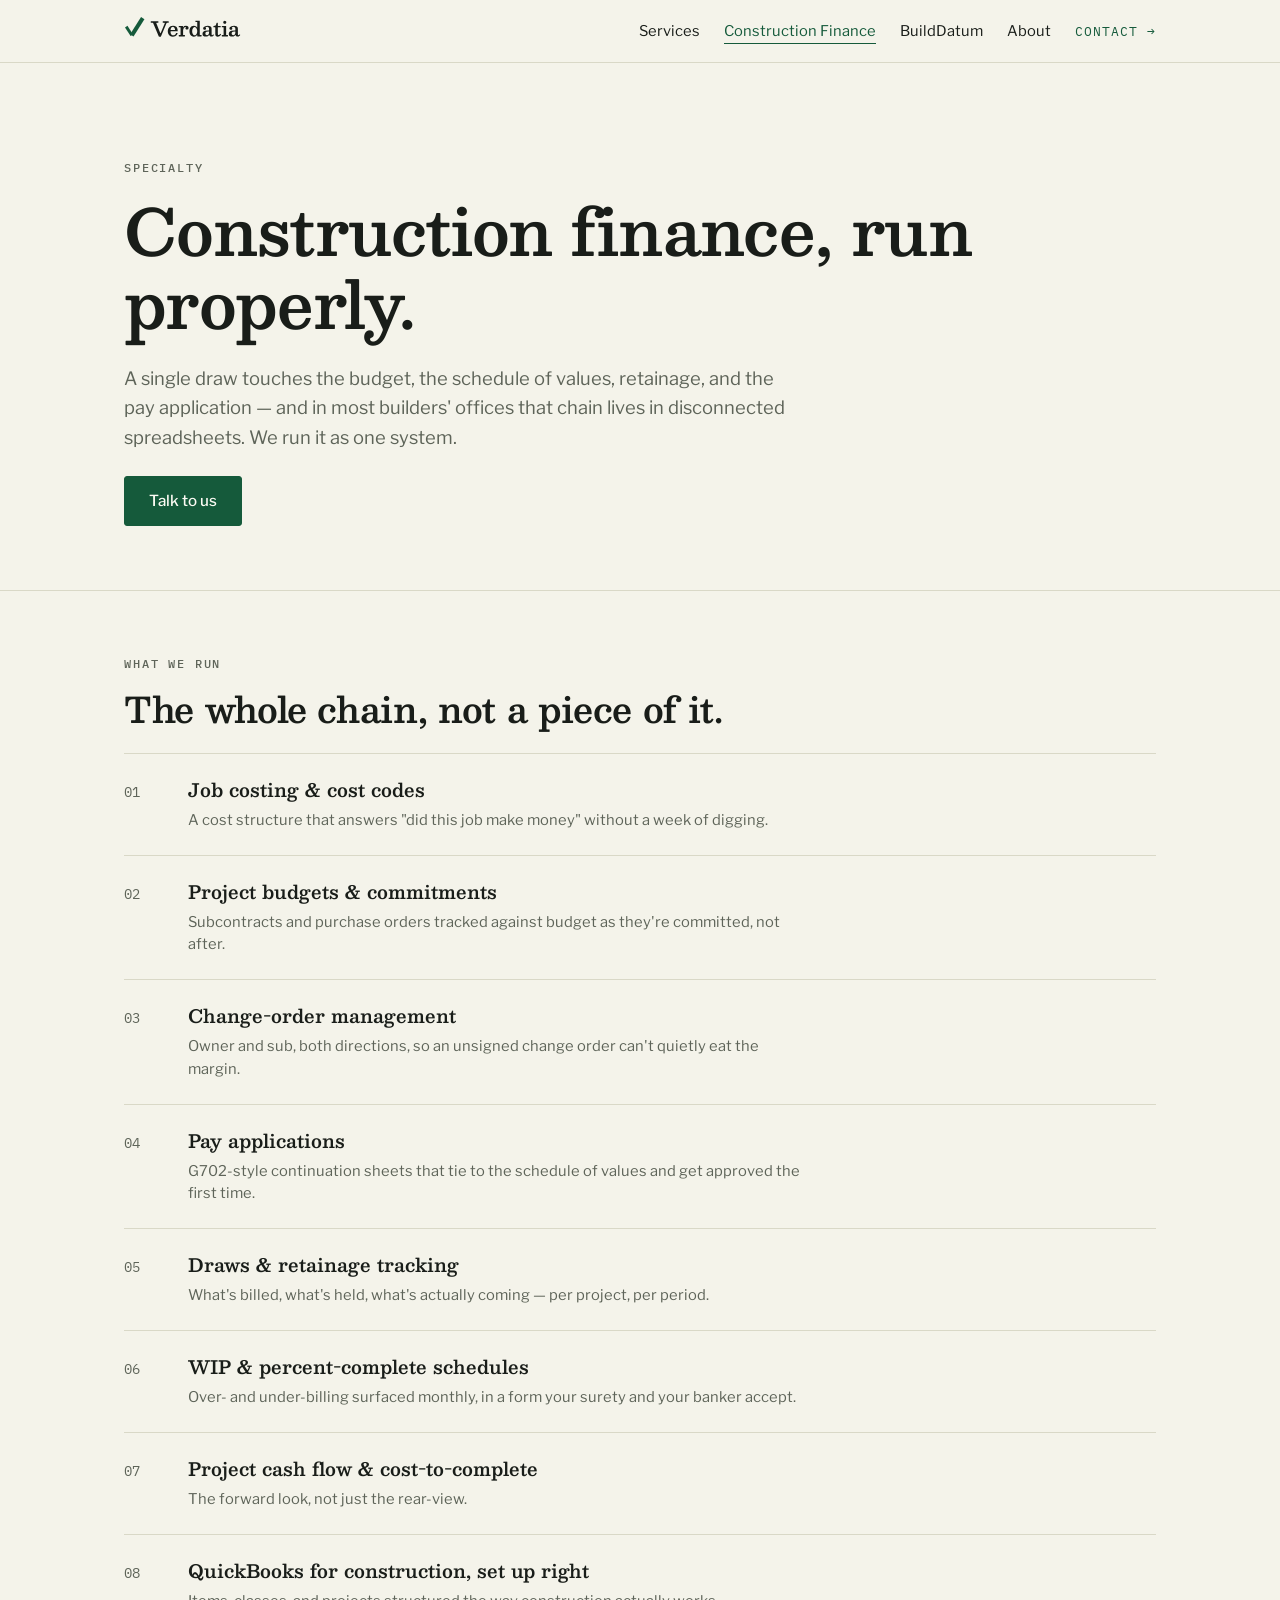
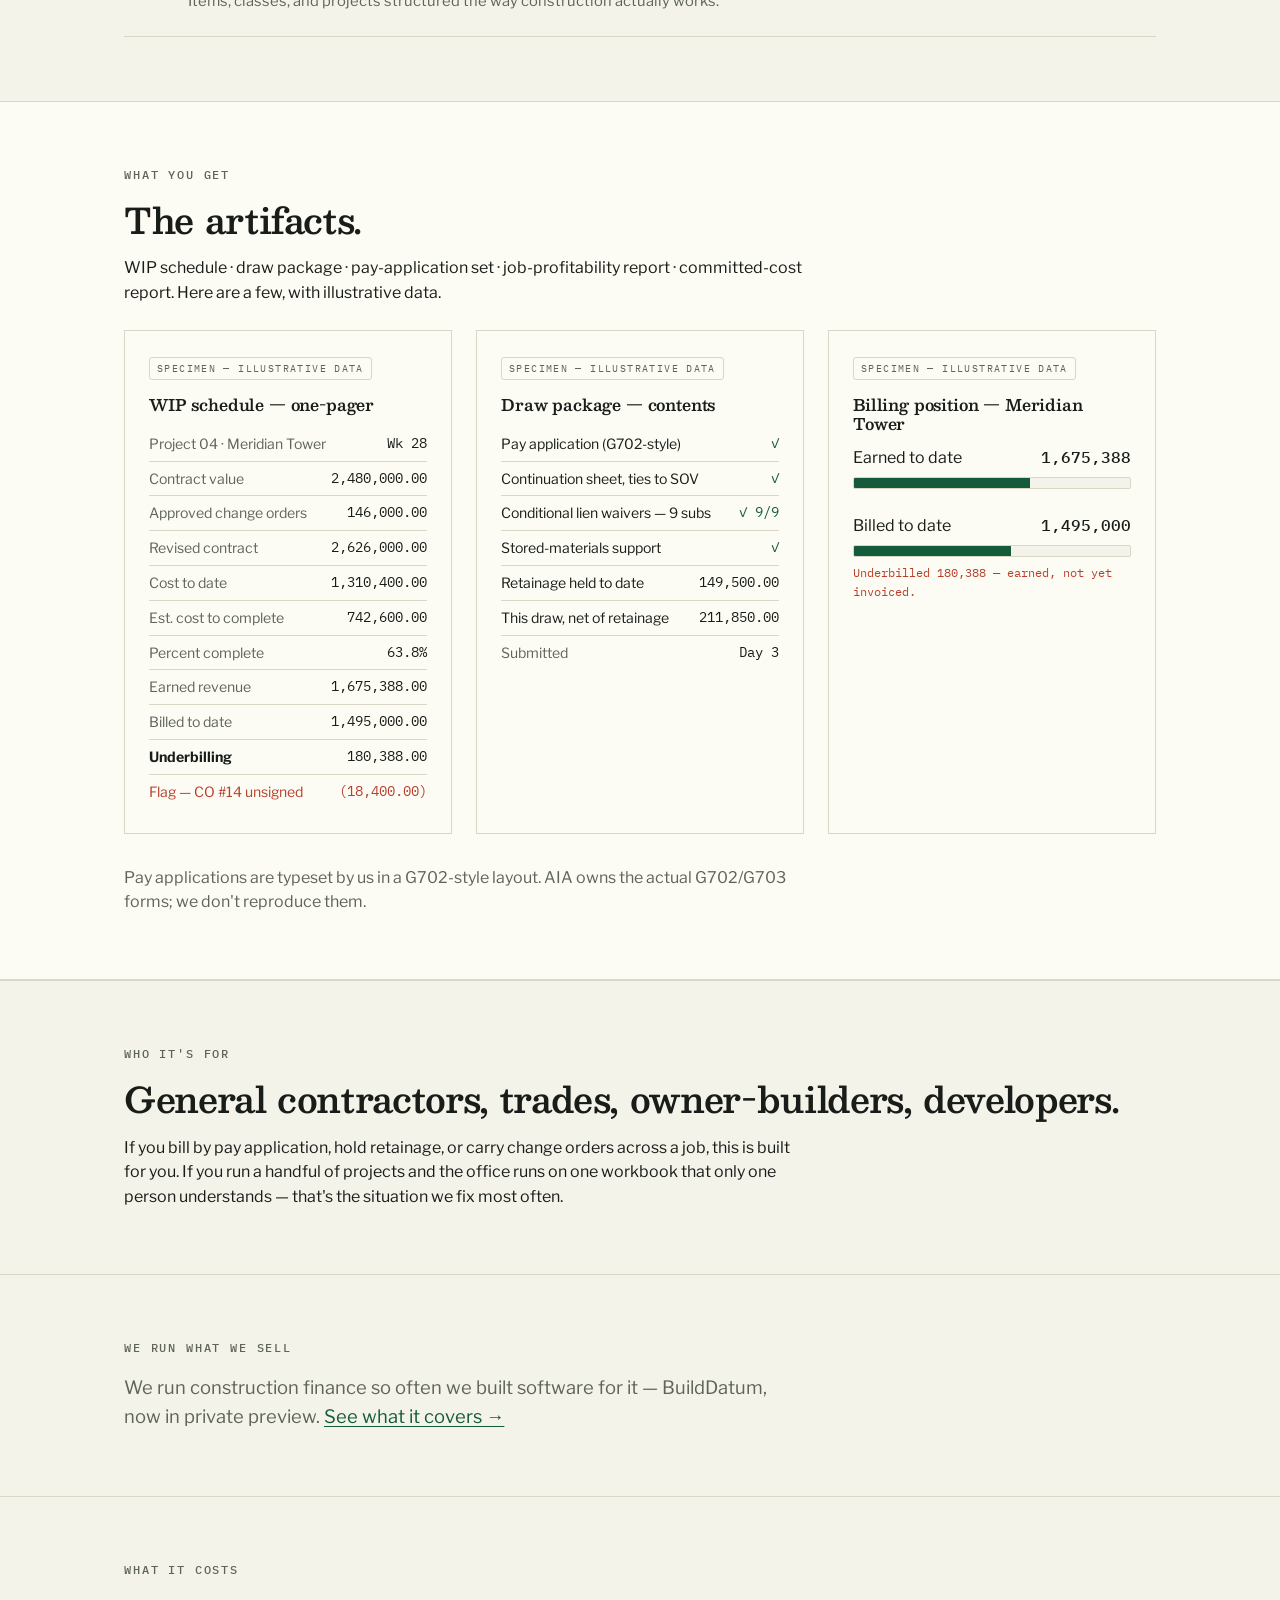
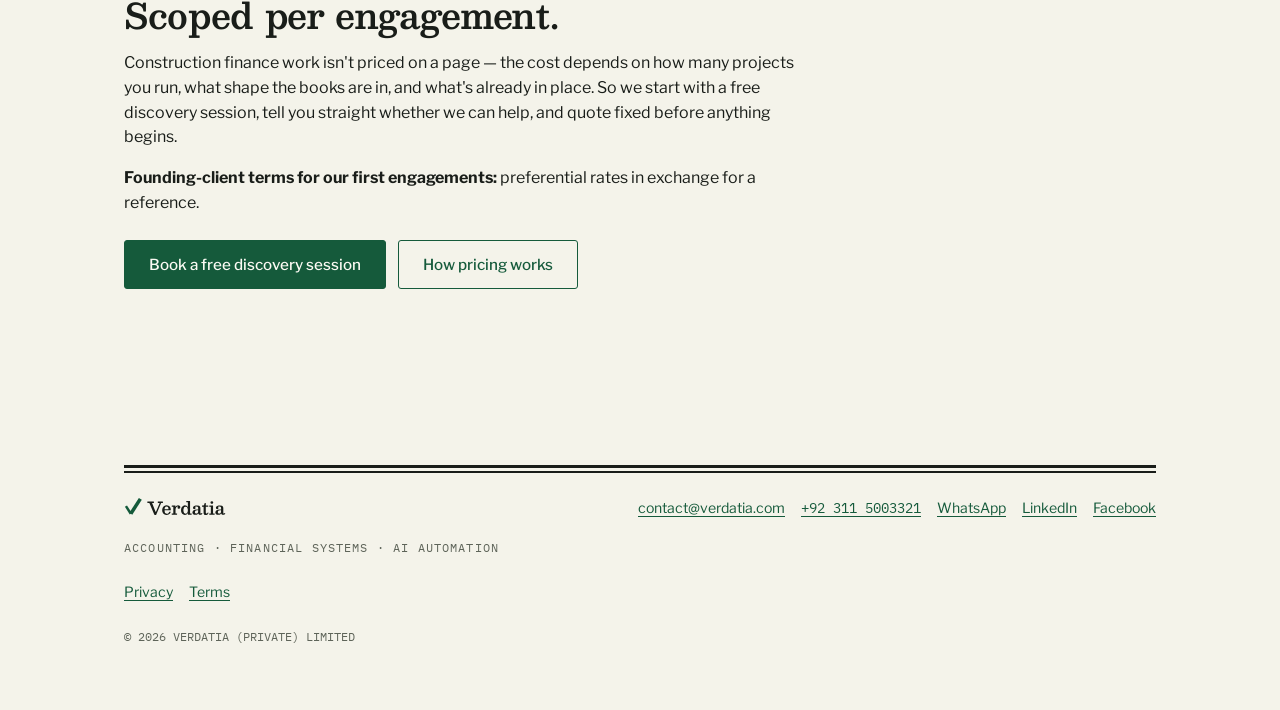
<file: construction-finance/index.html>
<!DOCTYPE html>
<html lang="en">
<head>
<meta charset="utf-8">
<meta name="viewport" content="width=device-width, initial-scale=1">
<meta name="theme-color" content="#F4F3EA">
<title>Construction finance — job costing, WIP, pay applications | Verdatia</title>
<meta name="description" content="Construction bookkeeping and finance run as one system: job costing, WIP schedules, G702-style pay applications, draw management, retainage, and QuickBooks for construction — set up properly.">
<link rel="canonical" href="https://verdatia.com/construction-finance/">

<meta property="og:type" content="website">
<meta property="og:url" content="https://verdatia.com/construction-finance/">
<meta property="og:title" content="Construction finance, run properly — Verdatia">
<meta property="og:description" content="Job costing, WIP schedules, pay applications, draws, retainage. On QuickBooks Online and Xero.">
<meta property="og:image" content="https://verdatia.com/assets/og/og-image-1200x630.png">
<meta name="twitter:card" content="summary_large_image">

<link rel="icon" href="/favicon.svg" type="image/svg+xml">
<link rel="icon" href="/assets/og/favicon-32.png" sizes="32x32">
<link rel="apple-touch-icon" href="/assets/og/apple-touch-icon-180.png">

<link rel="preconnect" href="https://fonts.googleapis.com">
<link rel="preconnect" href="https://fonts.gstatic.com" crossorigin>
<link href="https://fonts.googleapis.com/css2?family=Besley:wght@400..900&family=Libre+Franklin:wght@100..900&family=IBM+Plex+Mono:wght@400;500;600&display=swap" rel="stylesheet">
<link rel="stylesheet" href="/assets/css/site.css">
</head>
<body>
<a class="skip" href="#main">Skip to content</a>

<header class="site-header">
  <div class="wrap">
    <nav class="nav" aria-label="Primary">
      <a class="nav-logo" href="/" aria-label="Verdatia — home">
        <img class="logo-light" src="/assets/logo/verdatia-lockup.svg" alt="Verdatia">
        <img class="logo-dark" src="/assets/logo/verdatia-lockup-dark.svg" alt="Verdatia">
      </a>
      <input class="nav-toggle" type="checkbox" id="navtoggle">
      <label class="nav-toggle-label" for="navtoggle"><span class="open">MENU</span><span class="close">CLOSE</span></label>
      <ul class="nav-links">
        <li><a href="/services/">Services</a></li>
        <li><a href="/construction-finance/" aria-current="page">Construction Finance</a></li>
        <li><a href="/builddatum/">BuildDatum</a></li>
        <li><a href="/about/">About</a></li>
        <li><a class="nav-cta" href="/contact/">CONTACT &rarr;</a></li>
      </ul>
    </nav>
  </div>
</header>

<main id="main">

  <section class="hero">
    <div class="wrap">
      <p class="kicker">Specialty</p>
      <h1>Construction finance, run properly.</h1>
      <p class="lede">A single draw touches the budget, the schedule of values, retainage, and the pay application — and in most builders' offices that chain lives in disconnected spreadsheets. We run it as one system.</p>
      <div class="btn-row">
        <a class="btn btn-primary" href="/contact/">Talk to us</a>
      </div>
    </div>
  </section>

  <!-- What we run -->
  <section>
    <div class="wrap">
      <p class="kicker">What we run</p>
      <h2>The whole chain, not a piece of it.</h2>

      <ul class="ledger mt-5">
        <li><div class="row"><span class="rownum">01</span><span><span class="name">Job costing &amp; cost codes</span><span class="deliverable">A cost structure that answers "did this job make money" without a week of digging.</span></span></div></li>
        <li><div class="row"><span class="rownum">02</span><span><span class="name">Project budgets &amp; commitments</span><span class="deliverable">Subcontracts and purchase orders tracked against budget as they're committed, not after.</span></span></div></li>
        <li><div class="row"><span class="rownum">03</span><span><span class="name">Change-order management</span><span class="deliverable">Owner and sub, both directions, so an unsigned change order can't quietly eat the margin.</span></span></div></li>
        <li><div class="row"><span class="rownum">04</span><span><span class="name">Pay applications</span><span class="deliverable">G702-style continuation sheets that tie to the schedule of values and get approved the first time.</span></span></div></li>
        <li><div class="row"><span class="rownum">05</span><span><span class="name">Draws &amp; retainage tracking</span><span class="deliverable">What's billed, what's held, what's actually coming — per project, per period.</span></span></div></li>
        <li><div class="row"><span class="rownum">06</span><span><span class="name">WIP &amp; percent-complete schedules</span><span class="deliverable">Over- and under-billing surfaced monthly, in a form your surety and your banker accept.</span></span></div></li>
        <li><div class="row"><span class="rownum">07</span><span><span class="name">Project cash flow &amp; cost-to-complete</span><span class="deliverable">The forward look, not just the rear-view.</span></span></div></li>
        <li><div class="row"><span class="rownum">08</span><span><span class="name">QuickBooks for construction, set up right</span><span class="deliverable">Items, classes, and projects structured the way construction actually works.</span></span></div></li>
      </ul>
    </div>
  </section>

  <!-- Specimen: WIP one-pager (moved here from the landing) -->
  <section class="band" id="artifacts">
    <div class="wrap">
      <p class="kicker">What you get</p>
      <h2>The artifacts.</h2>
      <p class="mt-4">WIP schedule &middot; draw package &middot; pay-application set &middot; job-profitability report &middot; committed-cost report. Here are a few, with illustrative data.</p>

      <div class="specimen-grid">
        <article class="specimen">
          <span class="specimen-label">Specimen — illustrative data</span>
          <h4>WIP schedule — one-pager</h4>
          <div class="line"><span class="muted">Project 04 &middot; Meridian Tower</span><span class="v">Wk 28</span></div>
          <div class="line"><span class="muted">Contract value</span><span class="v">2,480,000.00</span></div>
          <div class="line"><span class="muted">Approved change orders</span><span class="v">146,000.00</span></div>
          <div class="line"><span class="muted">Revised contract</span><span class="v">2,626,000.00</span></div>
          <div class="line"><span class="muted">Cost to date</span><span class="v">1,310,400.00</span></div>
          <div class="line"><span class="muted">Est. cost to complete</span><span class="v">742,600.00</span></div>
          <div class="line"><span class="muted">Percent complete</span><span class="v">63.8%</span></div>
          <div class="line"><span class="muted">Earned revenue</span><span class="v">1,675,388.00</span></div>
          <div class="line"><span class="muted">Billed to date</span><span class="v">1,495,000.00</span></div>
          <div class="line"><span><strong>Underbilling</strong></span><span class="v">180,388.00</span></div>
          <div class="line"><span class="flag">Flag &mdash; CO #14 unsigned</span><span class="v neg">(18,400.00)</span></div>
        </article>

        <article class="specimen">
          <span class="specimen-label">Specimen — illustrative data</span>
          <h4>Draw package — contents</h4>
          <div class="line"><span>Pay application (G702-style)</span><span class="v tick">&#10003;</span></div>
          <div class="line"><span>Continuation sheet, ties to SOV</span><span class="v tick">&#10003;</span></div>
          <div class="line"><span>Conditional lien waivers &mdash; 9 subs</span><span class="v tick">&#10003; 9/9</span></div>
          <div class="line"><span>Stored-materials support</span><span class="v tick">&#10003;</span></div>
          <div class="line"><span>Retainage held to date</span><span class="v">149,500.00</span></div>
          <div class="line"><span>This draw, net of retainage</span><span class="v">211,850.00</span></div>
          <div class="line"><span class="muted">Submitted</span><span class="v">Day 3</span></div>
        </article>

        <article class="specimen">
          <span class="specimen-label">Specimen — illustrative data</span>
          <h4>Billing position — Meridian Tower</h4>
          <div class="chart">
            <div class="barrow">
              <div class="barhead"><span>Earned to date</span><span class="v">1,675,388</span></div>
              <div class="bartrack"><div class="barfill" style="width:63.8%"></div></div>
            </div>
            <div class="barrow">
              <div class="barhead"><span>Billed to date</span><span class="v">1,495,000</span></div>
              <div class="bartrack"><div class="barfill" style="width:56.9%"></div></div>
            </div>
            <p class="barfoot flag">Underbilled 180,388 &mdash; earned, not yet invoiced.</p>
          </div>
        </article>
      </div>

      <p class="mt-6 muted">Pay applications are typeset by us in a G702-style layout. AIA owns the actual G702/G703 forms; we don't reproduce them.</p>
    </div>
  </section>

  <!-- Who it's for -->
  <section>
    <div class="wrap">
      <p class="kicker">Who it's for</p>
      <h2>General contractors, trades, owner-builders, developers.</h2>
      <p class="mt-4">If you bill by pay application, hold retainage, or carry change orders across a job, this is built for you. If you run a handful of projects and the office runs on one workbook that only one person understands — that's the situation we fix most often.</p>
    </div>
  </section>

  <!-- Crossover -->
  <section>
    <div class="wrap">
      <p class="kicker">We run what we sell</p>
      <p class="lede">We run construction finance so often we built software for it — BuildDatum, now in private preview. <a href="/builddatum/#covers">See what it covers &rarr;</a></p>
    </div>
  </section>

  <!-- Rates posture -->
  <section>
    <div class="wrap">
      <p class="kicker">What it costs</p>
      <h2>Scoped per engagement.</h2>
      <p class="mt-4">Construction finance work isn't priced on a page — the cost depends on how many projects you run, what shape the books are in, and what's already in place. So we start with a free discovery session, tell you straight whether we can help, and quote fixed before anything begins.</p>
      <p class="mt-4"><strong>Founding-client terms for our first engagements:</strong> preferential rates in exchange for a reference.</p>
      <div class="btn-row">
        <a class="btn btn-primary" href="/contact/">Book a free discovery session</a>
        <a class="btn btn-ghost" href="/services/#rates">How pricing works</a>
      </div>
    </div>
  </section>

</main>

<footer class="site-footer">
  <div class="wrap">
    <hr class="ruleoff">
    <div class="footer-grid">
      <div>
        <img class="logo-light" src="/assets/logo/verdatia-lockup.svg" alt="Verdatia">
        <img class="logo-dark" src="/assets/logo/verdatia-lockup-dark.svg" alt="Verdatia">
        <p class="footer-line mt-4"><span class="nb">Accounting</span> &middot; <span class="nb">Financial Systems</span> &middot; <span class="nb">AI Automation</span></p>
      </div>
      <ul class="footer-links">
        <li><a href="mailto:contact@verdatia.com">contact@verdatia.com</a></li>
        <li><a class="num" href="tel:+923115003321">+92 311 5003321</a></li>
        <li><a href="https://wa.me/923115003321">WhatsApp</a></li>
        <li><a href="https://www.linkedin.com/company/verdatia/">LinkedIn</a></li>
        <li><a href="https://www.facebook.com/people/Verdatia/61591775105563/">Facebook</a></li>
      </ul>
      <ul class="footer-links">
        <li><a href="/privacy/">Privacy</a></li>
        <li><a href="/terms/">Terms</a></li>
      </ul>
    </div>
    <p class="footer-legal">&copy; 2026 VERDATIA (PRIVATE) LIMITED</p>
  </div>
</footer>

</body>
</html>
</file>
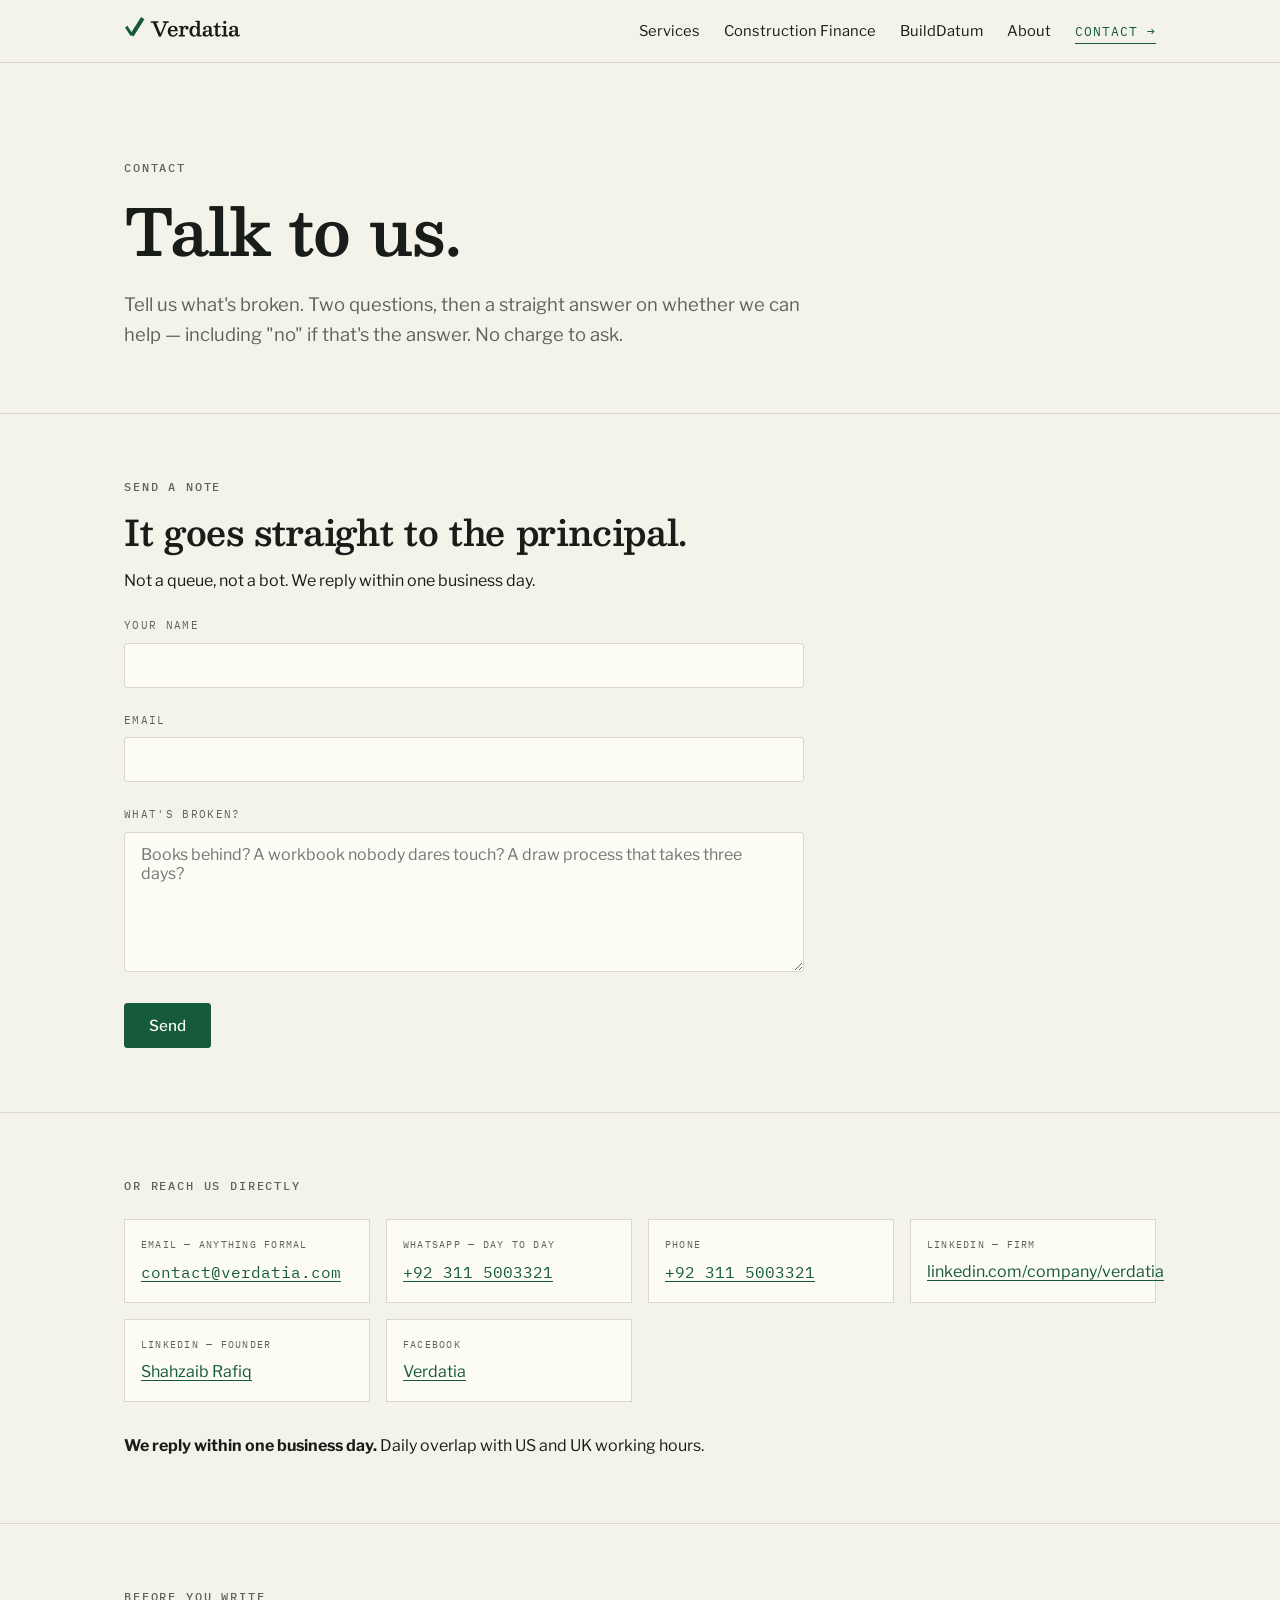
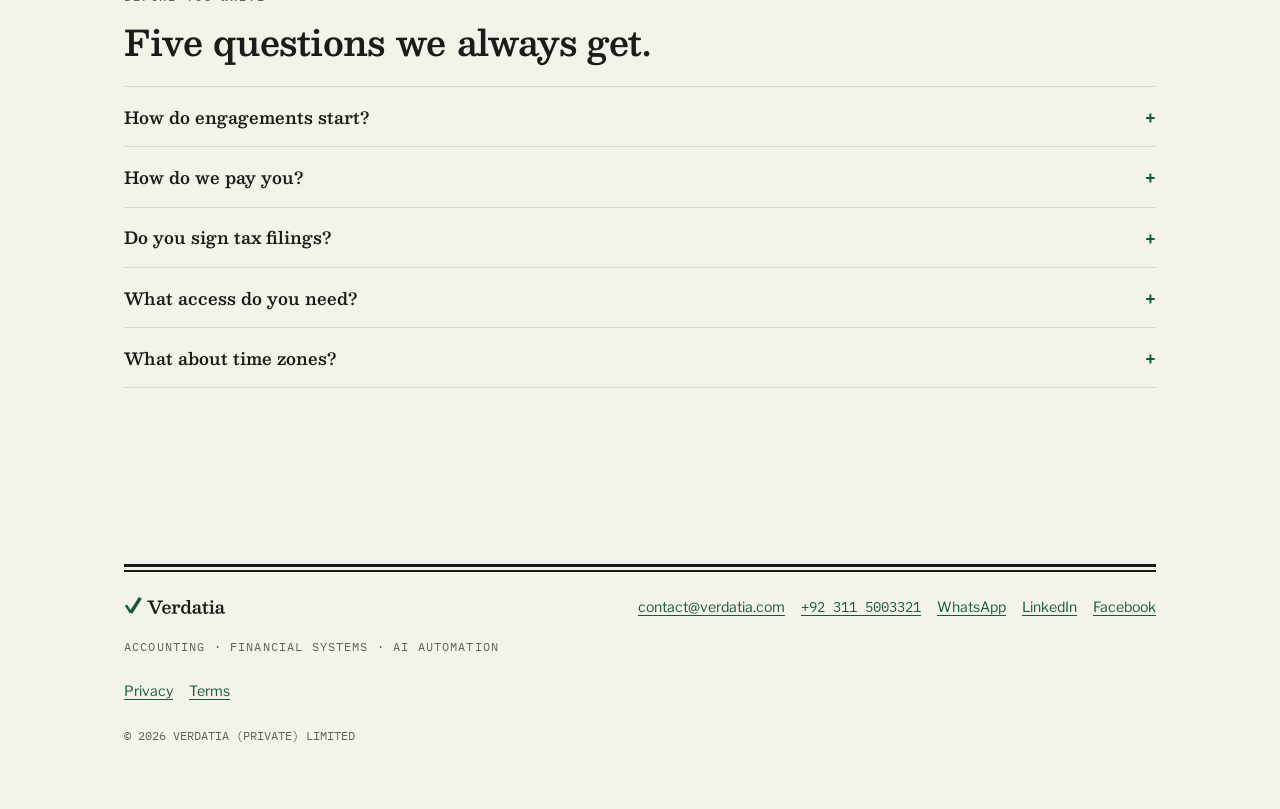
<file: contact/index.html>
<!DOCTYPE html>
<html lang="en">
<head>
<meta charset="utf-8">
<meta name="viewport" content="width=device-width, initial-scale=1">
<meta name="theme-color" content="#F4F3EA">
<title>Contact — talk to us | Verdatia</title>
<meta name="description" content="Tell us what's broken. Every engagement starts with a free discovery session and a straight answer. We reply within one business day.">
<link rel="canonical" href="https://verdatia.com/contact/">

<meta property="og:type" content="website">
<meta property="og:url" content="https://verdatia.com/contact/">
<meta property="og:title" content="Talk to us — Verdatia">
<meta property="og:description" content="Free discovery session. Fixed quote before work starts. We reply within one business day.">
<meta property="og:image" content="https://verdatia.com/assets/og/og-image-1200x630.png">
<meta name="twitter:card" content="summary_large_image">

<link rel="icon" href="/favicon.svg" type="image/svg+xml">
<link rel="icon" href="/assets/og/favicon-32.png" sizes="32x32">
<link rel="apple-touch-icon" href="/assets/og/apple-touch-icon-180.png">

<link rel="preconnect" href="https://fonts.googleapis.com">
<link rel="preconnect" href="https://fonts.gstatic.com" crossorigin>
<link href="https://fonts.googleapis.com/css2?family=Besley:wght@400..900&family=Libre+Franklin:wght@100..900&family=IBM+Plex+Mono:wght@400;500;600&display=swap" rel="stylesheet">
<link rel="stylesheet" href="/assets/css/site.css">
</head>
<body>
<a class="skip" href="#main">Skip to content</a>

<header class="site-header">
  <div class="wrap">
    <nav class="nav" aria-label="Primary">
      <a class="nav-logo" href="/" aria-label="Verdatia — home">
        <img class="logo-light" src="/assets/logo/verdatia-lockup.svg" alt="Verdatia">
        <img class="logo-dark" src="/assets/logo/verdatia-lockup-dark.svg" alt="Verdatia">
      </a>
      <input class="nav-toggle" type="checkbox" id="navtoggle">
      <label class="nav-toggle-label" for="navtoggle"><span class="open">MENU</span><span class="close">CLOSE</span></label>
      <ul class="nav-links">
        <li><a href="/services/">Services</a></li>
        <li><a href="/construction-finance/">Construction Finance</a></li>
        <li><a href="/builddatum/">BuildDatum</a></li>
        <li><a href="/about/">About</a></li>
        <li><a class="nav-cta" href="/contact/" aria-current="page">CONTACT &rarr;</a></li>
      </ul>
    </nav>
  </div>
</header>

<main id="main">

  <section class="hero">
    <div class="wrap">
      <p class="kicker">Contact</p>
      <h1>Talk to us.</h1>
      <p class="lede">Tell us what's broken. Two questions, then a straight answer on whether we can help — including "no" if that's the answer. No charge to ask.</p>
    </div>
  </section>

  <!-- Form -->
  <section>
    <div class="wrap">
      <p class="kicker">Send a note</p>
      <h2>It goes straight to the principal.</h2>
      <p class="mt-4">Not a queue, not a bot. We reply within one business day.</p>

      <form class="form" action="https://formspree.io/f/mrengbzp" method="POST">
        <input type="hidden" name="_subject" value="New inquiry — verdatia.com">

        <div class="field">
          <label for="name">Your name</label>
          <input type="text" id="name" name="name" required autocomplete="name">
        </div>

        <div class="field">
          <label for="email">Email</label>
          <input type="email" id="email" name="_replyto" required autocomplete="email">
        </div>

        <div class="field">
          <label for="message">What's broken?</label>
          <textarea id="message" name="message" required placeholder="Books behind? A workbook nobody dares touch? A draw process that takes three days?"></textarea>
        </div>

        <!-- honeypot: hidden from humans, catches bots -->
        <div class="gotcha" aria-hidden="true">
          <label for="gotcha">Leave this field empty</label>
          <input type="text" id="gotcha" name="_gotcha" tabindex="-1" autocomplete="off">
        </div>

        <button class="btn btn-primary" type="submit">Send</button>
      </form>
    </div>
  </section>

  <!-- Channels -->
  <section>
    <div class="wrap">
      <p class="kicker">Or reach us directly</p>

      <div class="channels">
        <div class="channel">
          <span class="ch-label">Email &mdash; anything formal</span>
          <a class="num" href="mailto:contact@verdatia.com?subject=Working%20with%20Verdatia">contact@verdatia.com</a>
        </div>
        <div class="channel">
          <span class="ch-label">WhatsApp &mdash; day to day</span>
          <a class="num" href="https://wa.me/923115003321">+92 311 5003321</a>
        </div>
        <div class="channel">
          <span class="ch-label">Phone</span>
          <a class="num" href="tel:+923115003321">+92 311 5003321</a>
        </div>
        <div class="channel">
          <span class="ch-label">LinkedIn &mdash; firm</span>
          <a href="https://www.linkedin.com/company/verdatia/">linkedin.com/company/verdatia</a>
        </div>
        <div class="channel">
          <span class="ch-label">LinkedIn &mdash; founder</span>
          <a href="https://www.linkedin.com/in/muhammad-shahzaib-rafiq-589378105">Shahzaib Rafiq</a>
        </div>
        <div class="channel">
          <span class="ch-label">Facebook</span>
          <a href="https://www.facebook.com/people/Verdatia/61591775105563/">Verdatia</a>
        </div>
      </div>

      <p class="mt-6"><strong>We reply within one business day.</strong> Daily overlap with US and UK working hours.</p>
    </div>
  </section>

  <!-- Mini-FAQ -->
  <section>
    <div class="wrap">
      <p class="kicker">Before you write</p>
      <h2>Five questions we always get.</h2>

      <div class="faq">
        <details>
          <summary>How do engagements start?</summary>
          <p>Every engagement starts with a free discovery session: tell us what's broken, we answer straight, and we quote fixed before any work begins. No charge to ask. If you already know what you want, skip straight to the Power Hour: a $100 AI working session on your own files — the hour is work, not a pitch.</p>
        </details>
        <details>
          <summary>How do we pay you?</summary>
          <p>USD invoices, settled by US ACH or bank wire.</p>
        </details>
        <details>
          <summary>Do you sign tax filings?</summary>
          <p>No. We deliver tax-ready books and work alongside your CPA — they sign, we make sure there's nothing to argue about first.</p>
        </details>
        <details>
          <summary>What access do you need?</summary>
          <p>Accountant or read-only access to QuickBooks Online or Xero. We ask for the least access that lets us do the work.</p>
        </details>
        <details>
          <summary>What about time zones?</summary>
          <p>We keep a daily overlap with US and UK working hours. The Friday status email means you're never waiting on a time zone to find out where things stand.</p>
        </details>
      </div>
    </div>
  </section>

</main>

<footer class="site-footer">
  <div class="wrap">
    <hr class="ruleoff">
    <div class="footer-grid">
      <div>
        <img class="logo-light" src="/assets/logo/verdatia-lockup.svg" alt="Verdatia">
        <img class="logo-dark" src="/assets/logo/verdatia-lockup-dark.svg" alt="Verdatia">
        <p class="footer-line mt-4"><span class="nb">Accounting</span> &middot; <span class="nb">Financial Systems</span> &middot; <span class="nb">AI Automation</span></p>
      </div>
      <ul class="footer-links">
        <li><a href="mailto:contact@verdatia.com">contact@verdatia.com</a></li>
        <li><a class="num" href="tel:+923115003321">+92 311 5003321</a></li>
        <li><a href="https://wa.me/923115003321">WhatsApp</a></li>
        <li><a href="https://www.linkedin.com/company/verdatia/">LinkedIn</a></li>
        <li><a href="https://www.facebook.com/people/Verdatia/61591775105563/">Facebook</a></li>
      </ul>
      <ul class="footer-links">
        <li><a href="/privacy/">Privacy</a></li>
        <li><a href="/terms/">Terms</a></li>
      </ul>
    </div>
    <p class="footer-legal">&copy; 2026 VERDATIA (PRIVATE) LIMITED</p>
  </div>
</footer>

</body>
</html>
</file>
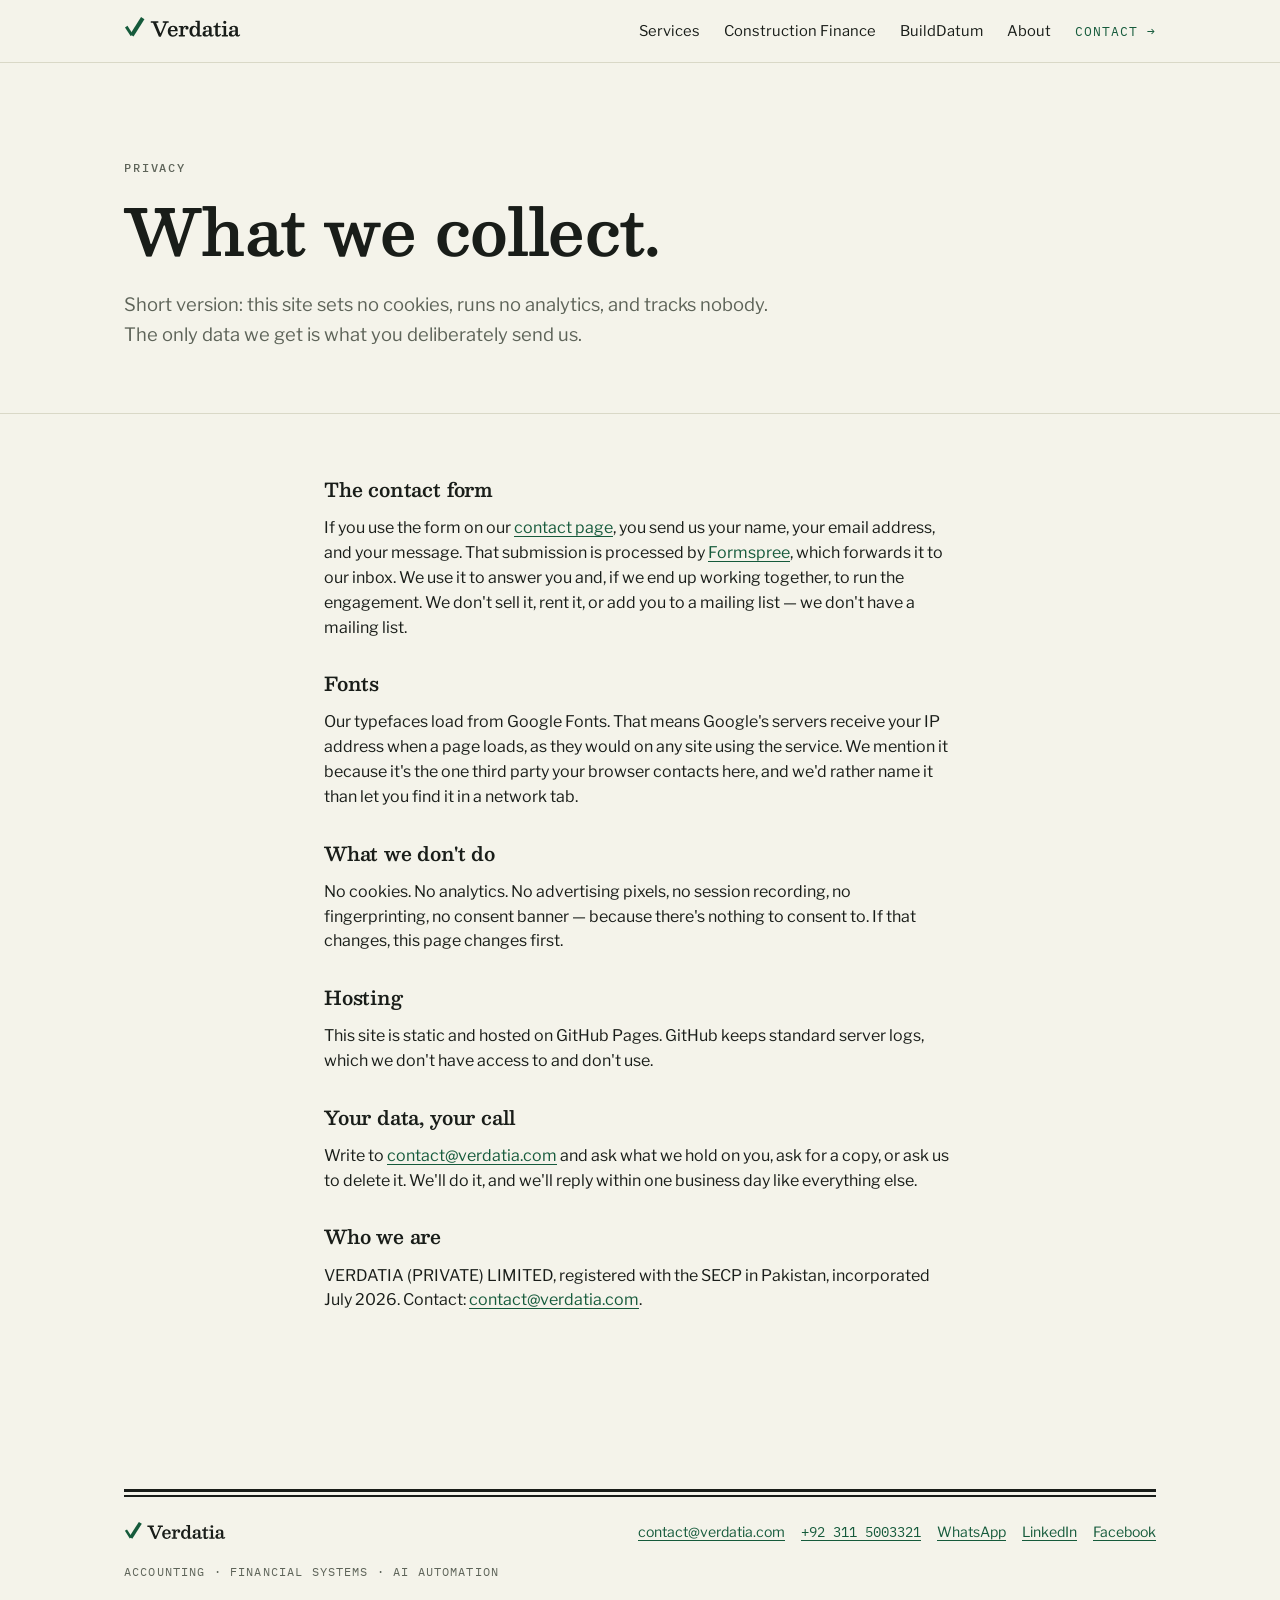
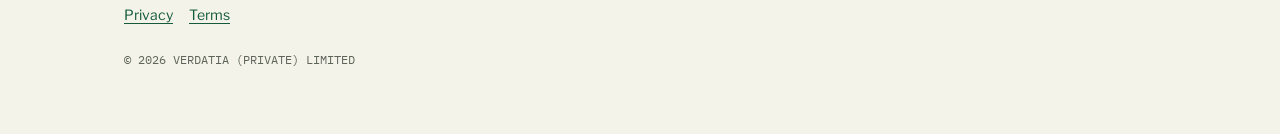
<file: privacy/index.html>
<!DOCTYPE html>
<html lang="en">
<head>
<meta charset="utf-8">
<meta name="viewport" content="width=device-width, initial-scale=1">
<meta name="theme-color" content="#F4F3EA">
<title>Privacy — Verdatia</title>
<meta name="description" content="What this website collects, what it doesn't, and who sees it. Short version: no cookies, no analytics, no tracking.">
<link rel="canonical" href="https://verdatia.com/privacy/">

<meta property="og:type" content="website">
<meta property="og:url" content="https://verdatia.com/privacy/">
<meta property="og:title" content="Privacy — Verdatia">
<meta property="og:description" content="What this website collects, what it doesn't, and who sees it. Short version: no cookies, no analytics, no tracking.">
<meta property="og:image" content="https://verdatia.com/assets/og/og-image-1200x630.png">
<meta name="twitter:card" content="summary_large_image">
<meta name="robots" content="index, follow">

<link rel="icon" href="/favicon.svg" type="image/svg+xml">
<link rel="icon" href="/assets/og/favicon-32.png" sizes="32x32">
<link rel="apple-touch-icon" href="/assets/og/apple-touch-icon-180.png">

<link rel="preconnect" href="https://fonts.googleapis.com">
<link rel="preconnect" href="https://fonts.gstatic.com" crossorigin>
<link href="https://fonts.googleapis.com/css2?family=Besley:wght@400..900&family=Libre+Franklin:wght@100..900&family=IBM+Plex+Mono:wght@400;500;600&display=swap" rel="stylesheet">
<link rel="stylesheet" href="/assets/css/site.css">
</head>
<body>
<a class="skip" href="#main">Skip to content</a>

<header class="site-header">
  <div class="wrap">
    <nav class="nav" aria-label="Primary">
      <a class="nav-logo" href="/" aria-label="Verdatia — home">
        <img class="logo-light" src="/assets/logo/verdatia-lockup.svg" alt="Verdatia">
        <img class="logo-dark" src="/assets/logo/verdatia-lockup-dark.svg" alt="Verdatia">
      </a>
      <input class="nav-toggle" type="checkbox" id="navtoggle">
      <label class="nav-toggle-label" for="navtoggle"><span class="open">MENU</span><span class="close">CLOSE</span></label>
      <ul class="nav-links">
        <li><a href="/services/">Services</a></li>
        <li><a href="/construction-finance/">Construction Finance</a></li>
        <li><a href="/builddatum/">BuildDatum</a></li>
        <li><a href="/about/">About</a></li>
        <li><a class="nav-cta" href="/contact/">CONTACT &rarr;</a></li>
      </ul>
    </nav>
  </div>
</header>

<main id="main">

  <section class="hero">
    <div class="wrap">
      <p class="kicker">Privacy</p>
      <h1>What we collect.</h1>
      <p class="lede">Short version: this site sets no cookies, runs no analytics, and tracks nobody. The only data we get is what you deliberately send us.</p>
    </div>
  </section>

  <section>
    <div class="wrap prose">
      <h3>The contact form</h3>
      <p class="mt-4">If you use the form on our <a href="/contact/">contact page</a>, you send us your name, your email address, and your message. That submission is processed by <a href="https://formspree.io/legal/privacy-policy/">Formspree</a>, which forwards it to our inbox. We use it to answer you and, if we end up working together, to run the engagement. We don't sell it, rent it, or add you to a mailing list — we don't have a mailing list.</p>

      <h3 class="mt-6">Fonts</h3>
      <p class="mt-4">Our typefaces load from Google Fonts. That means Google's servers receive your IP address when a page loads, as they would on any site using the service. We mention it because it's the one third party your browser contacts here, and we'd rather name it than let you find it in a network tab.</p>

      <h3 class="mt-6">What we don't do</h3>
      <p class="mt-4">No cookies. No analytics. No advertising pixels, no session recording, no fingerprinting, no consent banner — because there's nothing to consent to. If that changes, this page changes first.</p>

      <h3 class="mt-6">Hosting</h3>
      <p class="mt-4">This site is static and hosted on GitHub Pages. GitHub keeps standard server logs, which we don't have access to and don't use.</p>

      <h3 class="mt-6">Your data, your call</h3>
      <p class="mt-4">Write to <a href="mailto:contact@verdatia.com?subject=Privacy%20request">contact@verdatia.com</a> and ask what we hold on you, ask for a copy, or ask us to delete it. We'll do it, and we'll reply within one business day like everything else.</p>

      <h3 class="mt-6">Who we are</h3>
      <p class="mt-4">VERDATIA (PRIVATE) LIMITED, registered with the SECP in Pakistan, incorporated July 2026. Contact: <a href="mailto:contact@verdatia.com">contact@verdatia.com</a>.</p>
    </div>
  </section>

</main>

<footer class="site-footer">
  <div class="wrap">
    <hr class="ruleoff">
    <div class="footer-grid">
      <div>
        <img class="logo-light" src="/assets/logo/verdatia-lockup.svg" alt="Verdatia">
        <img class="logo-dark" src="/assets/logo/verdatia-lockup-dark.svg" alt="Verdatia">
        <p class="footer-line mt-4"><span class="nb">Accounting</span> &middot; <span class="nb">Financial Systems</span> &middot; <span class="nb">AI Automation</span></p>
      </div>
      <ul class="footer-links">
        <li><a href="mailto:contact@verdatia.com">contact@verdatia.com</a></li>
        <li><a class="num" href="tel:+923115003321">+92 311 5003321</a></li>
        <li><a href="https://wa.me/923115003321">WhatsApp</a></li>
        <li><a href="https://www.linkedin.com/company/verdatia/">LinkedIn</a></li>
        <li><a href="https://www.facebook.com/people/Verdatia/61591775105563/">Facebook</a></li>
      </ul>
      <ul class="footer-links">
        <li><a href="/privacy/" aria-current="page">Privacy</a></li>
        <li><a href="/terms/">Terms</a></li>
      </ul>
    </div>
    <p class="footer-legal">&copy; 2026 VERDATIA (PRIVATE) LIMITED</p>
  </div>
</footer>

</body>
</html>
</file>
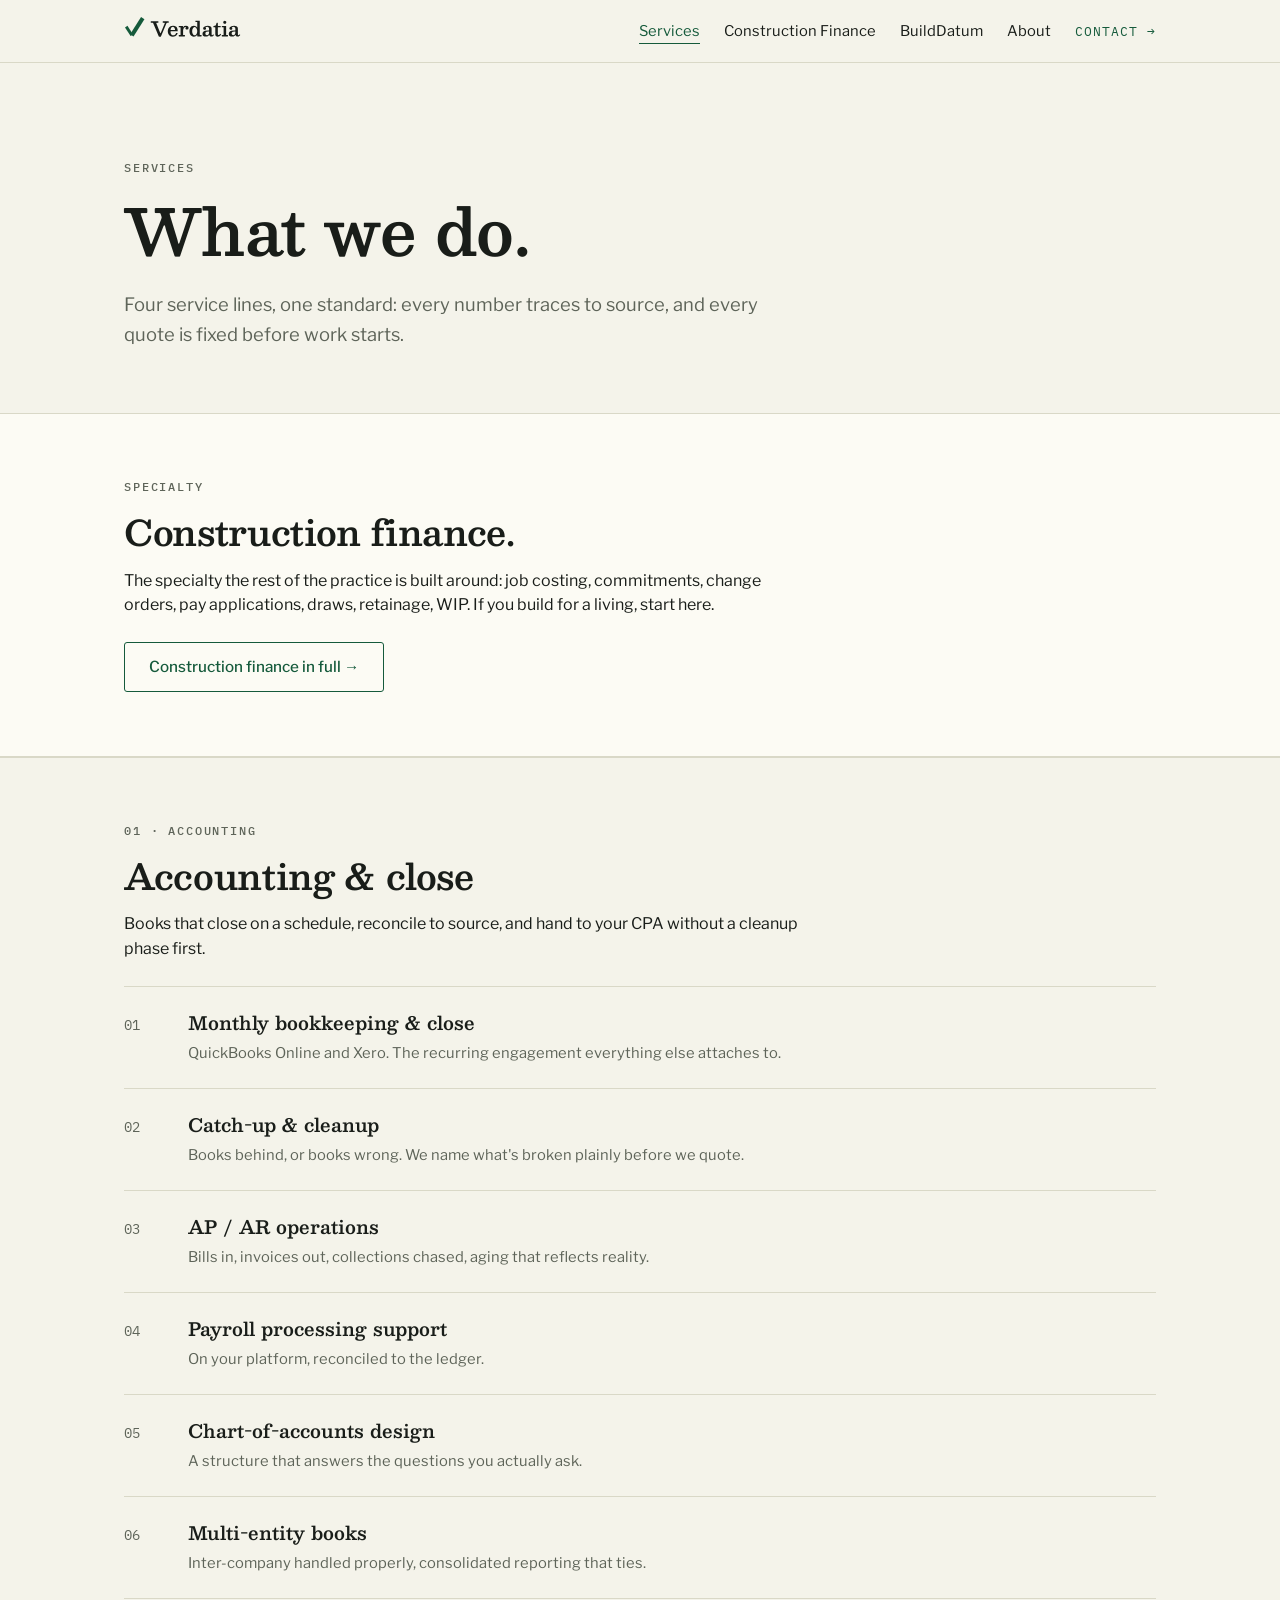
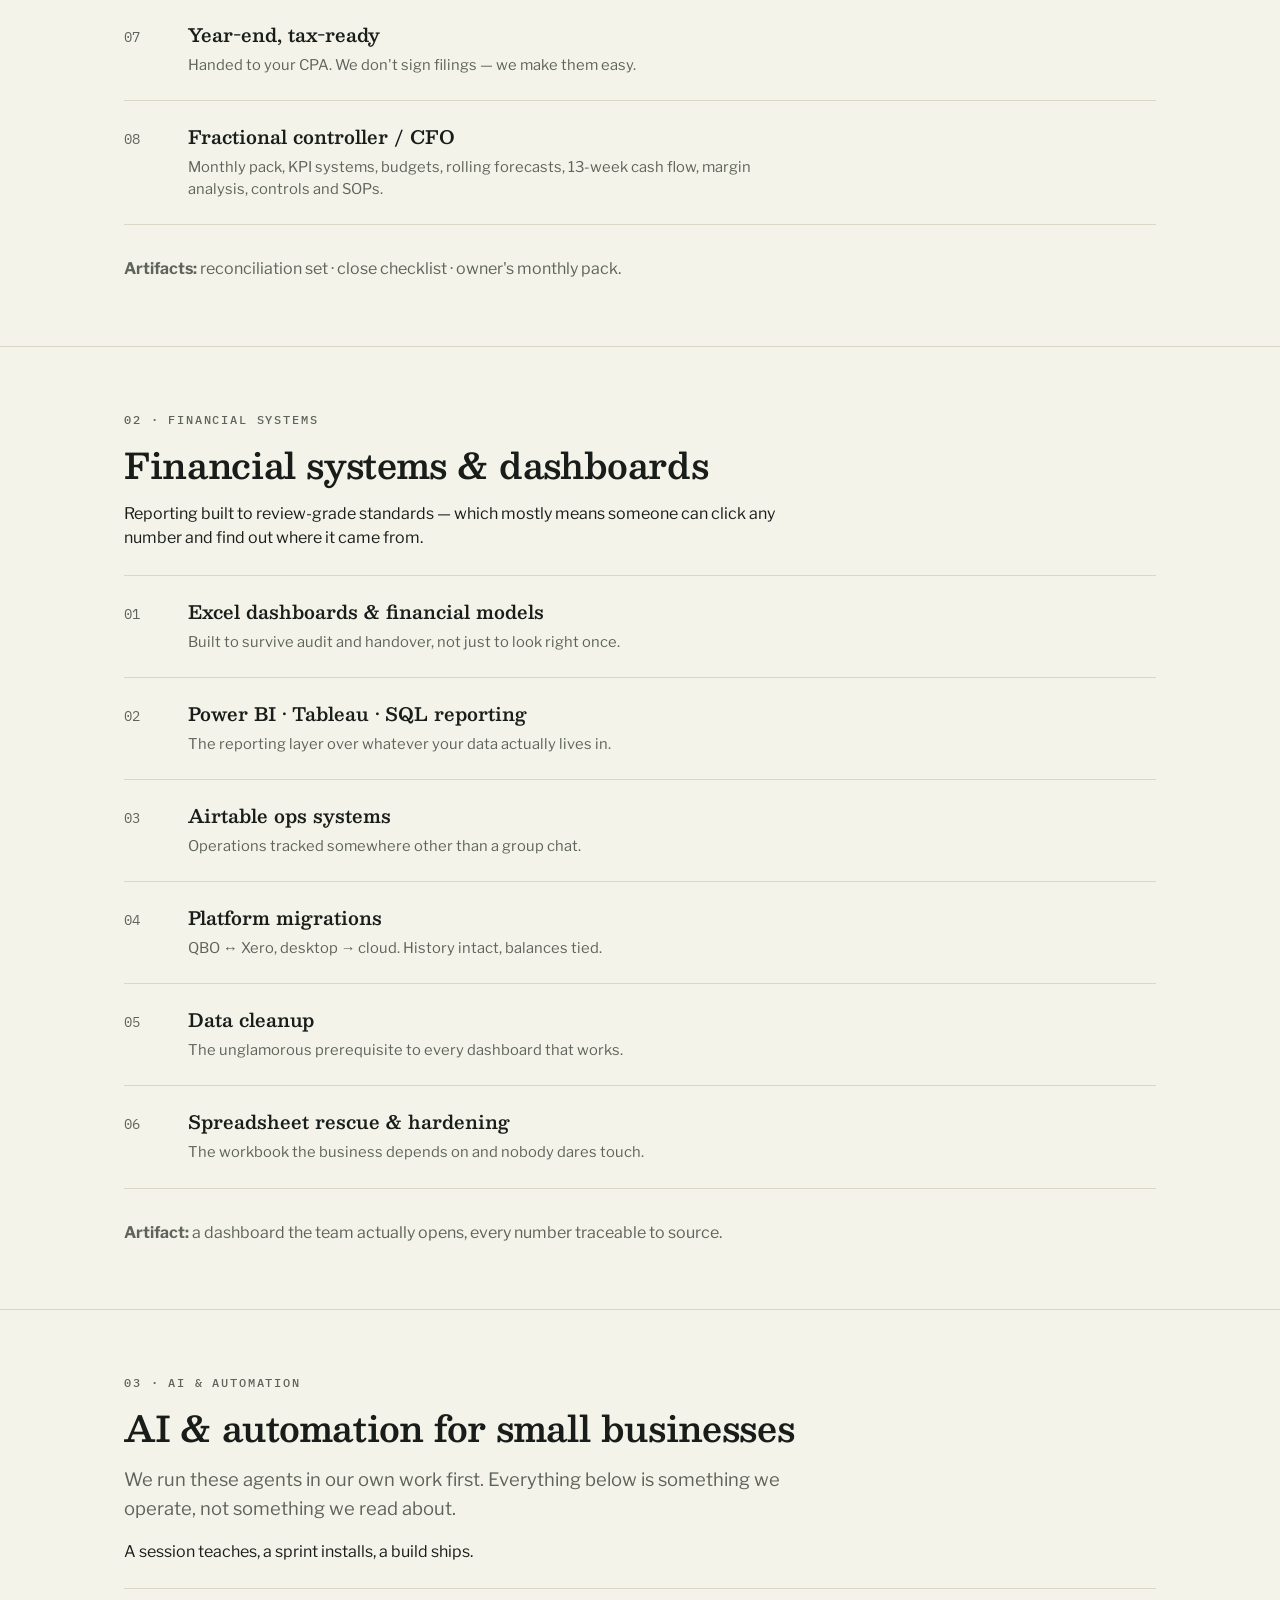
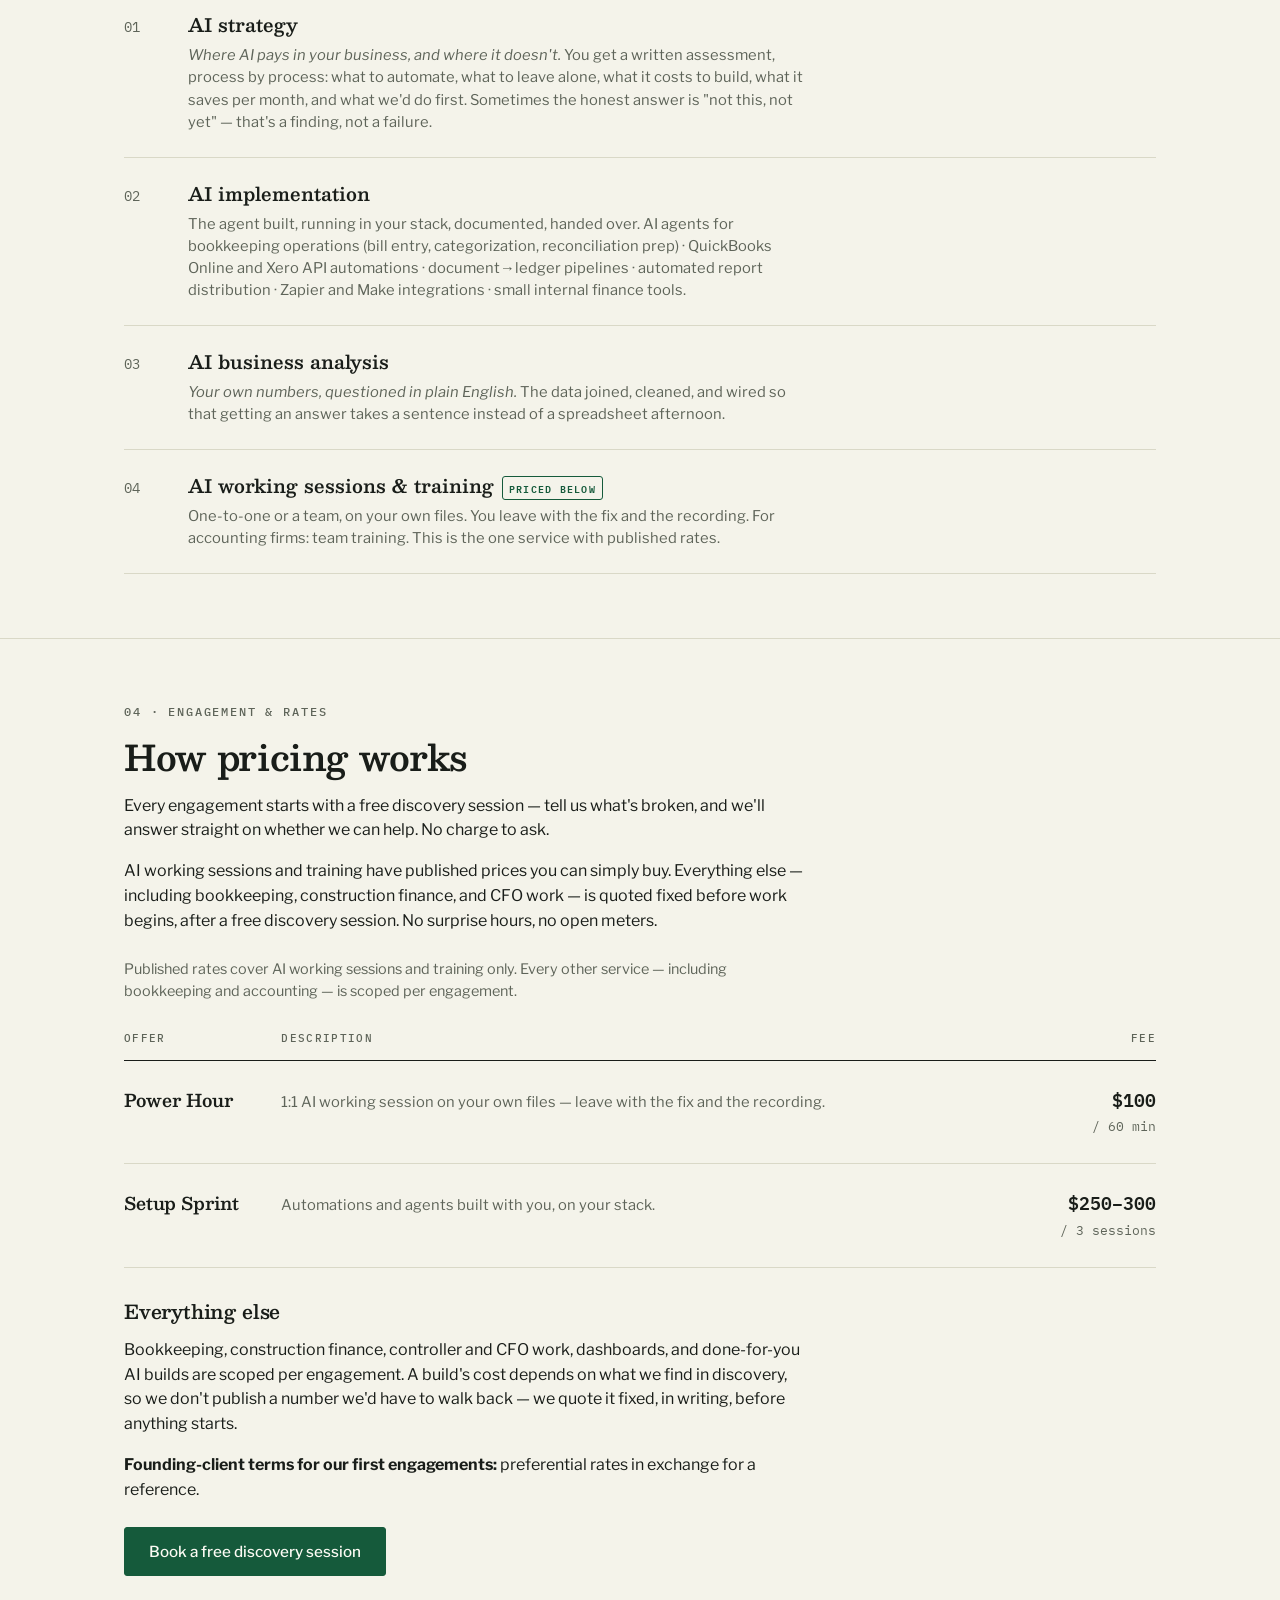
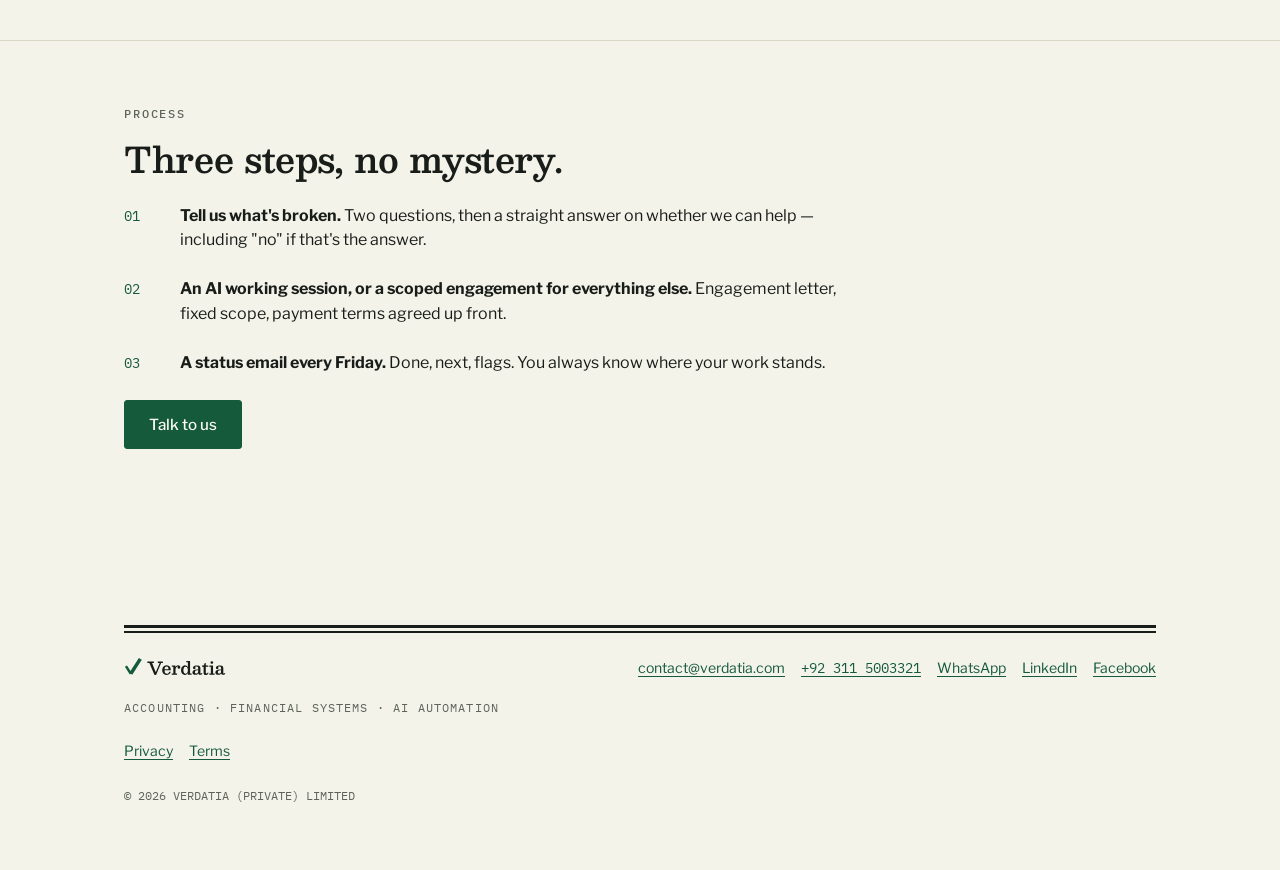
<file: services/index.html>
<!DOCTYPE html>
<html lang="en">
<head>
<meta charset="utf-8">
<meta name="viewport" content="width=device-width, initial-scale=1">
<meta name="theme-color" content="#F4F3EA">
<title>Services &amp; rates — Verdatia</title>
<meta name="description" content="Accounting and close, financial systems and dashboards, AI strategy, implementation, and business analysis. Published rates for AI working sessions and training; everything else scoped per engagement with a fixed quote.">
<link rel="canonical" href="https://verdatia.com/services/">

<meta property="og:type" content="website">
<meta property="og:url" content="https://verdatia.com/services/">
<meta property="og:title" content="Services &amp; rates — Verdatia">
<meta property="og:description" content="What we do, how engagements work, and what it costs.">
<meta property="og:image" content="https://verdatia.com/assets/og/og-image-1200x630.png">
<meta name="twitter:card" content="summary_large_image">

<link rel="icon" href="/favicon.svg" type="image/svg+xml">
<link rel="icon" href="/assets/og/favicon-32.png" sizes="32x32">
<link rel="apple-touch-icon" href="/assets/og/apple-touch-icon-180.png">

<link rel="preconnect" href="https://fonts.googleapis.com">
<link rel="preconnect" href="https://fonts.gstatic.com" crossorigin>
<link href="https://fonts.googleapis.com/css2?family=Besley:wght@400..900&family=Libre+Franklin:wght@100..900&family=IBM+Plex+Mono:wght@400;500;600&display=swap" rel="stylesheet">
<link rel="stylesheet" href="/assets/css/site.css">
</head>
<body>
<a class="skip" href="#main">Skip to content</a>

<header class="site-header">
  <div class="wrap">
    <nav class="nav" aria-label="Primary">
      <a class="nav-logo" href="/" aria-label="Verdatia — home">
        <img class="logo-light" src="/assets/logo/verdatia-lockup.svg" alt="Verdatia">
        <img class="logo-dark" src="/assets/logo/verdatia-lockup-dark.svg" alt="Verdatia">
      </a>
      <input class="nav-toggle" type="checkbox" id="navtoggle">
      <label class="nav-toggle-label" for="navtoggle"><span class="open">MENU</span><span class="close">CLOSE</span></label>
      <ul class="nav-links">
        <li><a href="/services/" aria-current="page">Services</a></li>
        <li><a href="/construction-finance/">Construction Finance</a></li>
        <li><a href="/builddatum/">BuildDatum</a></li>
        <li><a href="/about/">About</a></li>
        <li><a class="nav-cta" href="/contact/">CONTACT &rarr;</a></li>
      </ul>
    </nav>
  </div>
</header>

<main id="main">

  <section class="hero">
    <div class="wrap">
      <p class="kicker">Services</p>
      <h1>What we do.</h1>
      <p class="lede">Four service lines, one standard: every number traces to source, and every quote is fixed before work starts.</p>
    </div>
  </section>

  <!-- 1. Flagship band first — a specialty outranks a category -->
  <section class="band">
    <div class="wrap">
      <p class="kicker">Specialty</p>
      <h2>Construction finance.</h2>
      <p class="mt-4">The specialty the rest of the practice is built around: job costing, commitments, change orders, pay applications, draws, retainage, WIP. If you build for a living, start here.</p>
      <div class="btn-row">
        <a class="btn btn-ghost" href="/construction-finance/">Construction finance in full &rarr;</a>
      </div>
    </div>
  </section>

  <!-- 2. Accounting -->
  <section id="accounting">
    <div class="wrap">
      <p class="kicker">01 &middot; Accounting</p>
      <h2>Accounting &amp; close</h2>
      <p class="mt-4">Books that close on a schedule, reconcile to source, and hand to your CPA without a cleanup phase first.</p>

      <ul class="ledger mt-5">
        <li><div class="row"><span class="rownum">01</span><span><span class="name">Monthly bookkeeping &amp; close</span><span class="deliverable">QuickBooks Online and Xero. The recurring engagement everything else attaches to.</span></span></div></li>
        <li><div class="row"><span class="rownum">02</span><span><span class="name">Catch-up &amp; cleanup</span><span class="deliverable">Books behind, or books wrong. We name what's broken plainly before we quote.</span></span></div></li>
        <li><div class="row"><span class="rownum">03</span><span><span class="name">AP / AR operations</span><span class="deliverable">Bills in, invoices out, collections chased, aging that reflects reality.</span></span></div></li>
        <li><div class="row"><span class="rownum">04</span><span><span class="name">Payroll processing support</span><span class="deliverable">On your platform, reconciled to the ledger.</span></span></div></li>
        <li><div class="row"><span class="rownum">05</span><span><span class="name">Chart-of-accounts design</span><span class="deliverable">A structure that answers the questions you actually ask.</span></span></div></li>
        <li><div class="row"><span class="rownum">06</span><span><span class="name">Multi-entity books</span><span class="deliverable">Inter-company handled properly, consolidated reporting that ties.</span></span></div></li>
        <li><div class="row"><span class="rownum">07</span><span><span class="name">Year-end, tax-ready</span><span class="deliverable">Handed to your CPA. We don't sign filings — we make them easy.</span></span></div></li>
        <li><div class="row"><span class="rownum">08</span><span><span class="name">Fractional controller / CFO</span><span class="deliverable">Monthly pack, KPI systems, budgets, rolling forecasts, 13-week cash flow, margin analysis, controls and SOPs.</span></span></div></li>
      </ul>

      <p class="mt-6 muted"><strong>Artifacts:</strong> reconciliation set &middot; close checklist &middot; owner's monthly pack.</p>
    </div>
  </section>

  <!-- 3. Financial systems -->
  <section id="systems">
    <div class="wrap">
      <p class="kicker">02 &middot; Financial systems</p>
      <h2>Financial systems &amp; dashboards</h2>
      <p class="mt-4">Reporting built to review-grade standards — which mostly means someone can click any number and find out where it came from.</p>

      <ul class="ledger mt-5">
        <li><div class="row"><span class="rownum">01</span><span><span class="name">Excel dashboards &amp; financial models</span><span class="deliverable">Built to survive audit and handover, not just to look right once.</span></span></div></li>
        <li><div class="row"><span class="rownum">02</span><span><span class="name">Power BI &middot; Tableau &middot; SQL reporting</span><span class="deliverable">The reporting layer over whatever your data actually lives in.</span></span></div></li>
        <li><div class="row"><span class="rownum">03</span><span><span class="name">Airtable ops systems</span><span class="deliverable">Operations tracked somewhere other than a group chat.</span></span></div></li>
        <li><div class="row"><span class="rownum">04</span><span><span class="name">Platform migrations</span><span class="deliverable">QBO &harr; Xero, desktop &rarr; cloud. History intact, balances tied.</span></span></div></li>
        <li><div class="row"><span class="rownum">05</span><span><span class="name">Data cleanup</span><span class="deliverable">The unglamorous prerequisite to every dashboard that works.</span></span></div></li>
        <li><div class="row"><span class="rownum">06</span><span><span class="name">Spreadsheet rescue &amp; hardening</span><span class="deliverable">The workbook the business depends on and nobody dares touch.</span></span></div></li>
      </ul>

      <p class="mt-6 muted"><strong>Artifact:</strong> a dashboard the team actually opens, every number traceable to source.</p>
    </div>
  </section>

  <!-- 4. AI & automation — the expanded line -->
  <section id="automation">
    <div class="wrap">
      <p class="kicker">03 &middot; AI &amp; automation</p>
      <h2>AI &amp; automation for small businesses</h2>
      <p class="lede mt-4">We run these agents in our own work first. Everything below is something we operate, not something we read about.</p>
      <p class="mt-4">A session teaches, a sprint installs, a build ships.</p>

      <ul class="ledger mt-5">
        <li><div class="row" id="ai-strategy">
          <span class="rownum">01</span>
          <span>
            <span class="name">AI strategy</span>
            <span class="deliverable"><em>Where AI pays in your business, and where it doesn't.</em> You get a written assessment, process by process: what to automate, what to leave alone, what it costs to build, what it saves per month, and what we'd do first. Sometimes the honest answer is "not this, not yet" — that's a finding, not a failure.</span>
          </span>
        </div></li>
        <li><div class="row" id="ai-implementation">
          <span class="rownum">02</span>
          <span>
            <span class="name">AI implementation</span>
            <span class="deliverable">The agent built, running in your stack, documented, handed over. AI agents for bookkeeping operations (bill entry, categorization, reconciliation prep) &middot; QuickBooks Online and Xero API automations &middot; document&rarr;ledger pipelines &middot; automated report distribution &middot; Zapier and Make integrations &middot; small internal finance tools.</span>
          </span>
        </div></li>
        <li><div class="row" id="ai-analysis">
          <span class="rownum">03</span>
          <span>
            <span class="name">AI business analysis</span>
            <span class="deliverable"><em>Your own numbers, questioned in plain English.</em> The data joined, cleaned, and wired so that getting an answer takes a sentence instead of a spreadsheet afternoon.</span>
          </span>
        </div></li>
        <li><div class="row" id="ai-sessions">
          <span class="rownum">04</span>
          <span>
            <span class="name">AI working sessions &amp; training<span class="spec-tag">PRICED BELOW</span></span>
            <span class="deliverable">One-to-one or a team, on your own files. You leave with the fix and the recording. For accounting firms: team training. This is the one service with published rates.</span>
          </span>
        </div></li>
      </ul>
    </div>
  </section>

  <!-- 5. Engagement models & rates -->
  <section id="rates">
    <div class="wrap">
      <p class="kicker">04 &middot; Engagement &amp; rates</p>
      <h2>How pricing works</h2>

      <p class="mt-4">Every engagement starts with a free discovery session — tell us what's broken, and we'll answer straight on whether we can help. No charge to ask.</p>
      <p>AI working sessions and training have published prices you can simply buy. Everything else — including bookkeeping, construction finance, and CFO work — is quoted fixed before work begins, after a free discovery session. No surprise hours, no open meters.</p>

      <table class="fees">
        <caption>Published rates cover AI working sessions and training only. Every other service — including bookkeeping and accounting — is scoped per engagement.</caption>
        <thead>
          <tr>
            <th scope="col">Offer</th>
            <th scope="col">Description</th>
            <th scope="col" class="r">Fee</th>
          </tr>
        </thead>
        <tbody>
          <tr>
            <td class="offer">Power Hour</td>
            <td class="desc">1:1 AI working session on your own files — leave with the fix and the recording.</td>
            <td class="r"><span class="price num">$100</span><br><span class="unit">/ 60 min</span></td>
          </tr>
          <tr>
            <td class="offer">Setup Sprint</td>
            <td class="desc">Automations and agents built with you, on your stack.</td>
            <td class="r"><span class="price num">$250&ndash;300</span><br><span class="unit">/ 3 sessions</span></td>
          </tr>
        </tbody>
      </table>

      <h3 class="mt-6">Everything else</h3>
      <p class="mt-4">Bookkeeping, construction finance, controller and CFO work, dashboards, and done-for-you AI builds are scoped per engagement. A build's cost depends on what we find in discovery, so we don't publish a number we'd have to walk back — we quote it fixed, in writing, before anything starts.</p>
      <p class="mt-4"><strong>Founding-client terms for our first engagements:</strong> preferential rates in exchange for a reference.</p>

      <div class="btn-row">
        <a class="btn btn-primary" href="/contact/">Book a free discovery session</a>
      </div>
    </div>
  </section>

  <!-- 6. Process -->
  <section>
    <div class="wrap">
      <p class="kicker">Process</p>
      <h2>Three steps, no mystery.</h2>
      <ol class="standards">
        <li><p><strong>Tell us what's broken.</strong> Two questions, then a straight answer on whether we can help — including "no" if that's the answer.</p></li>
        <li><p><strong>An AI working session, or a scoped engagement for everything else.</strong> Engagement letter, fixed scope, payment terms agreed up front.</p></li>
        <li><p><strong>A status email every Friday.</strong> Done, next, flags. You always know where your work stands.</p></li>
      </ol>

      <div class="btn-row">
        <a class="btn btn-primary" href="/contact/">Talk to us</a>
      </div>
    </div>
  </section>

</main>

<footer class="site-footer">
  <div class="wrap">
    <hr class="ruleoff">
    <div class="footer-grid">
      <div>
        <img class="logo-light" src="/assets/logo/verdatia-lockup.svg" alt="Verdatia">
        <img class="logo-dark" src="/assets/logo/verdatia-lockup-dark.svg" alt="Verdatia">
        <p class="footer-line mt-4"><span class="nb">Accounting</span> &middot; <span class="nb">Financial Systems</span> &middot; <span class="nb">AI Automation</span></p>
      </div>
      <ul class="footer-links">
        <li><a href="mailto:contact@verdatia.com">contact@verdatia.com</a></li>
        <li><a class="num" href="tel:+923115003321">+92 311 5003321</a></li>
        <li><a href="https://wa.me/923115003321">WhatsApp</a></li>
        <li><a href="https://www.linkedin.com/company/verdatia/">LinkedIn</a></li>
        <li><a href="https://www.facebook.com/people/Verdatia/61591775105563/">Facebook</a></li>
      </ul>
      <ul class="footer-links">
        <li><a href="/privacy/">Privacy</a></li>
        <li><a href="/terms/">Terms</a></li>
      </ul>
    </div>
    <p class="footer-legal">&copy; 2026 VERDATIA (PRIVATE) LIMITED</p>
  </div>
</footer>

</body>
</html>
</file>
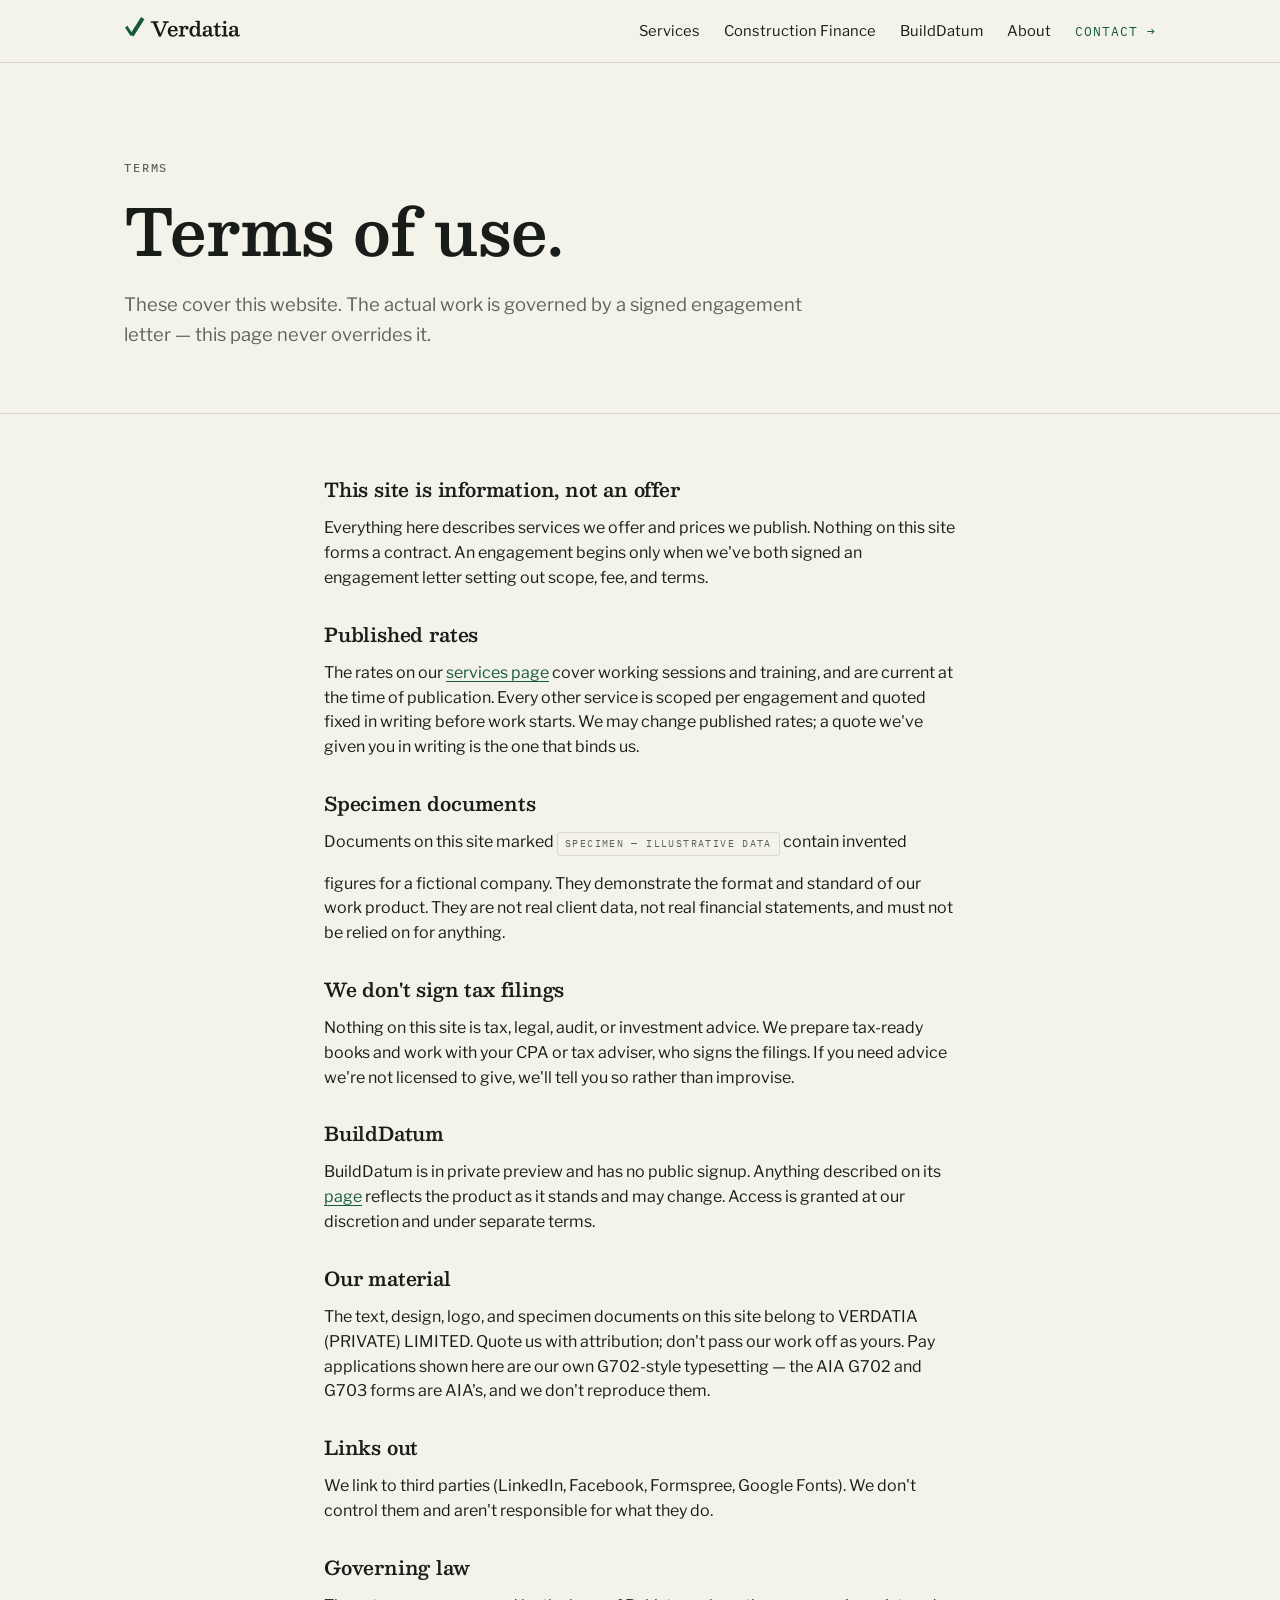
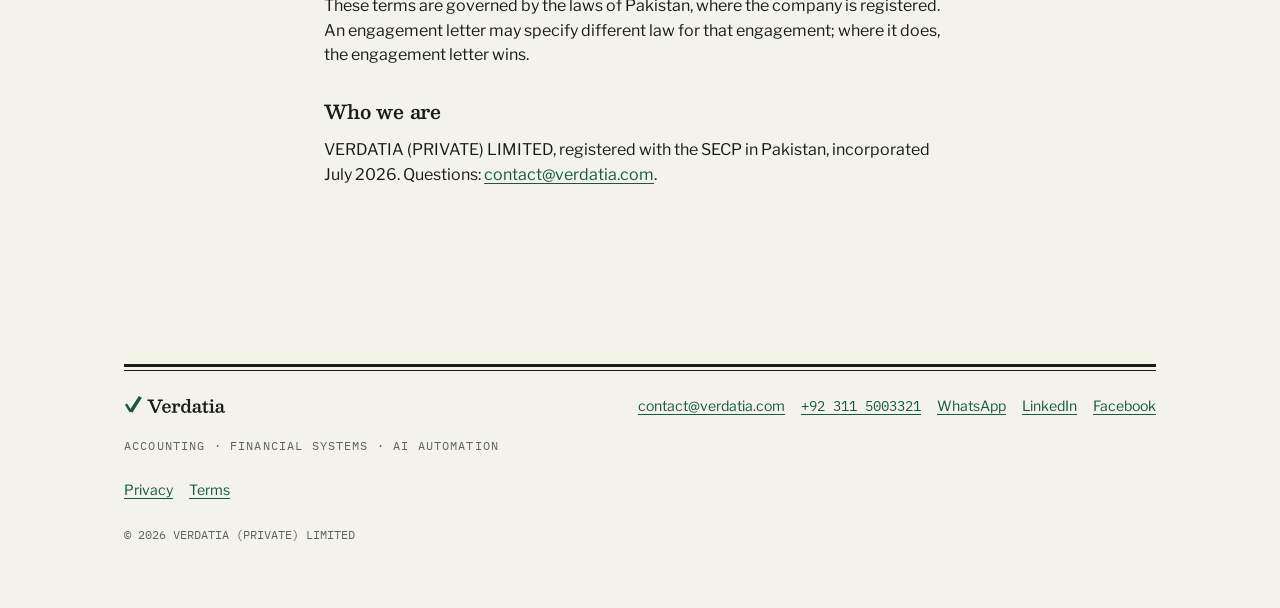
<file: terms/index.html>
<!DOCTYPE html>
<html lang="en">
<head>
<meta charset="utf-8">
<meta name="viewport" content="width=device-width, initial-scale=1">
<meta name="theme-color" content="#F4F3EA">
<title>Terms — Verdatia</title>
<meta name="description" content="Terms for using this website. The work itself is governed by a signed engagement letter, not by this page.">
<link rel="canonical" href="https://verdatia.com/terms/">

<meta property="og:type" content="website">
<meta property="og:url" content="https://verdatia.com/terms/">
<meta property="og:title" content="Terms — Verdatia">
<meta property="og:description" content="Terms for using this website. The work itself is governed by a signed engagement letter, not by this page.">
<meta property="og:image" content="https://verdatia.com/assets/og/og-image-1200x630.png">
<meta name="twitter:card" content="summary_large_image">

<link rel="icon" href="/favicon.svg" type="image/svg+xml">
<link rel="icon" href="/assets/og/favicon-32.png" sizes="32x32">
<link rel="apple-touch-icon" href="/assets/og/apple-touch-icon-180.png">

<link rel="preconnect" href="https://fonts.googleapis.com">
<link rel="preconnect" href="https://fonts.gstatic.com" crossorigin>
<link href="https://fonts.googleapis.com/css2?family=Besley:wght@400..900&family=Libre+Franklin:wght@100..900&family=IBM+Plex+Mono:wght@400;500;600&display=swap" rel="stylesheet">
<link rel="stylesheet" href="/assets/css/site.css">
</head>
<body>
<a class="skip" href="#main">Skip to content</a>

<header class="site-header">
  <div class="wrap">
    <nav class="nav" aria-label="Primary">
      <a class="nav-logo" href="/" aria-label="Verdatia — home">
        <img class="logo-light" src="/assets/logo/verdatia-lockup.svg" alt="Verdatia">
        <img class="logo-dark" src="/assets/logo/verdatia-lockup-dark.svg" alt="Verdatia">
      </a>
      <input class="nav-toggle" type="checkbox" id="navtoggle">
      <label class="nav-toggle-label" for="navtoggle"><span class="open">MENU</span><span class="close">CLOSE</span></label>
      <ul class="nav-links">
        <li><a href="/services/">Services</a></li>
        <li><a href="/construction-finance/">Construction Finance</a></li>
        <li><a href="/builddatum/">BuildDatum</a></li>
        <li><a href="/about/">About</a></li>
        <li><a class="nav-cta" href="/contact/">CONTACT &rarr;</a></li>
      </ul>
    </nav>
  </div>
</header>

<main id="main">

  <section class="hero">
    <div class="wrap">
      <p class="kicker">Terms</p>
      <h1>Terms of use.</h1>
      <p class="lede">These cover this website. The actual work is governed by a signed engagement letter — this page never overrides it.</p>
    </div>
  </section>

  <section>
    <div class="wrap prose">
      <h3>This site is information, not an offer</h3>
      <p class="mt-4">Everything here describes services we offer and prices we publish. Nothing on this site forms a contract. An engagement begins only when we've both signed an engagement letter setting out scope, fee, and terms.</p>

      <h3 class="mt-6">Published rates</h3>
      <p class="mt-4">The rates on our <a href="/services/#rates">services page</a> cover working sessions and training, and are current at the time of publication. Every other service is scoped per engagement and quoted fixed in writing before work starts. We may change published rates; a quote we've given you in writing is the one that binds us.</p>

      <h3 class="mt-6">Specimen documents</h3>
      <p class="mt-4">Documents on this site marked <span class="specimen-label">SPECIMEN — illustrative data</span> contain invented figures for a fictional company. They demonstrate the format and standard of our work product. They are not real client data, not real financial statements, and must not be relied on for anything.</p>

      <h3 class="mt-6">We don't sign tax filings</h3>
      <p class="mt-4">Nothing on this site is tax, legal, audit, or investment advice. We prepare tax-ready books and work with your CPA or tax adviser, who signs the filings. If you need advice we're not licensed to give, we'll tell you so rather than improvise.</p>

      <h3 class="mt-6">BuildDatum</h3>
      <p class="mt-4">BuildDatum is in private preview and has no public signup. Anything described on its <a href="/builddatum/">page</a> reflects the product as it stands and may change. Access is granted at our discretion and under separate terms.</p>

      <h3 class="mt-6">Our material</h3>
      <p class="mt-4">The text, design, logo, and specimen documents on this site belong to VERDATIA (PRIVATE) LIMITED. Quote us with attribution; don't pass our work off as yours. Pay applications shown here are our own G702-style typesetting — the AIA G702 and G703 forms are AIA's, and we don't reproduce them.</p>

      <h3 class="mt-6">Links out</h3>
      <p class="mt-4">We link to third parties (LinkedIn, Facebook, Formspree, Google Fonts). We don't control them and aren't responsible for what they do.</p>

      <h3 class="mt-6">Governing law</h3>
      <p class="mt-4">These terms are governed by the laws of Pakistan, where the company is registered. An engagement letter may specify different law for that engagement; where it does, the engagement letter wins.</p>

      <h3 class="mt-6">Who we are</h3>
      <p class="mt-4">VERDATIA (PRIVATE) LIMITED, registered with the SECP in Pakistan, incorporated July 2026. Questions: <a href="mailto:contact@verdatia.com?subject=Terms%20question">contact@verdatia.com</a>.</p>
    </div>
  </section>

</main>

<footer class="site-footer">
  <div class="wrap">
    <hr class="ruleoff">
    <div class="footer-grid">
      <div>
        <img class="logo-light" src="/assets/logo/verdatia-lockup.svg" alt="Verdatia">
        <img class="logo-dark" src="/assets/logo/verdatia-lockup-dark.svg" alt="Verdatia">
        <p class="footer-line mt-4"><span class="nb">Accounting</span> &middot; <span class="nb">Financial Systems</span> &middot; <span class="nb">AI Automation</span></p>
      </div>
      <ul class="footer-links">
        <li><a href="mailto:contact@verdatia.com">contact@verdatia.com</a></li>
        <li><a class="num" href="tel:+923115003321">+92 311 5003321</a></li>
        <li><a href="https://wa.me/923115003321">WhatsApp</a></li>
        <li><a href="https://www.linkedin.com/company/verdatia/">LinkedIn</a></li>
        <li><a href="https://www.facebook.com/people/Verdatia/61591775105563/">Facebook</a></li>
      </ul>
      <ul class="footer-links">
        <li><a href="/privacy/">Privacy</a></li>
        <li><a href="/terms/" aria-current="page">Terms</a></li>
      </ul>
    </div>
    <p class="footer-legal">&copy; 2026 VERDATIA (PRIVATE) LIMITED</p>
  </div>
</footer>

</body>
</html>
</file>
<file: assets/css/site.css>
/* ============================================================
   Verdatia — site.css
   Web layer over DESIGN.md. Tokens lifted from brand-board.html.
   Hard rules: numerals always IBM Plex Mono · red only for findings
   1px rules never shadows · the rule-off closes every page.
   ============================================================ */

/* ---- Tokens: light ("ledger in daylight") ---- */
:root {
  color-scheme: light;
  --bg: #F4F3EA;
  --surface: #FCFBF4;
  --ink: #191D19;
  --muted: #5E6459;
  --lede-ink: #5E6459;
  --rule: #D9D8C7;
  --accent: #155A3B;
  --accent-ink: #FCFBF4;
  --flag: #B7402C;
  --tick: #155A3B;

  --display: 'Besley', Georgia, serif;
  --body: 'Libre Franklin', -apple-system, BlinkMacSystemFont, 'Segoe UI', sans-serif;
  --mono: 'IBM Plex Mono', ui-monospace, 'SF Mono', Menlo, monospace;

  --content: 1080px;
  --prose: 680px;

  --s1: 4px;  --s2: 8px;  --s3: 12px; --s4: 16px;
  --s5: 24px; --s6: 32px; --s7: 48px; --s8: 64px; --s9: 96px;
}

/* ---- Dark mode: removed 19 Jul 2026. Re-tuned once (17 Jul) for AA
   contrast and shipped, but on a real device it stayed the weaker
   experience — the whole identity (ruled paper, ink on cream) is a
   light-mode metaphor that doesn't survive inversion. Site has no
   toggle, so a dark-OS visitor got the compromised version with no way
   to opt out; forcing light means everyone sees the actual brand.
   See DESIGN.md decisions log 2026-07-19 if this is ever revisited. */

/* ---- Reset ---- */
*, *::before, *::after { margin: 0; padding: 0; box-sizing: border-box; }

html { -webkit-text-size-adjust: 100%; scroll-behavior: smooth; }
@media (prefers-reduced-motion: reduce) {
  html { scroll-behavior: auto; }
  *, *::before, *::after { transition: none !important; animation: none !important; }
}

body {
  background: var(--bg);
  color: var(--ink);
  font-family: var(--body);
  font-size: 16px;
  line-height: 1.55;
  -webkit-font-smoothing: antialiased;
  text-rendering: optimizeLegibility;
}

img, svg { max-width: 100%; height: auto; display: block; }

/* ============================================================
   Numerals — IBM Plex Mono, always. No digits in the text faces.
   ============================================================ */
.num, .mono, time, td.num, .price, .folio, .rownum {
  font-family: var(--mono);
  font-variant-numeric: tabular-nums;
  font-feature-settings: "tnum" 1;
}

/* Negative amounts: red, in parentheses. Never decoration. */
.neg { color: var(--flag); font-family: var(--mono); }

/* ============================================================
   Layout — document grid
   ============================================================ */
.wrap { width: 100%; max-width: var(--content); margin-inline: auto; padding-inline: var(--s5); }
.prose { max-width: var(--prose); }

section { padding-block: var(--s8); }
section + section { border-top: 1px solid var(--rule); }

/* Anchor landings must clear the sticky header (~63px desktop / ~67px mobile).
   Without this the target's heading lands underneath it — section padding
   cancels the overlap on desktop by coincidence, but not at mobile's smaller
   padding. Set explicitly rather than relying on that accident. */
section[id], .ledger .row[id] { scroll-margin-top: 72px; }

@media (max-width: 720px) {
  /* More air between sections on phones. The mobile padding used to be
     smaller than desktop (48 vs 64), which crammed the tail of one
     section, a whole section, and the head of the next onto one screen —
     so it read as "mixed up." 64px (top of the design system's sanctioned
     48–64 section range) gives each section its own breath without
     panelizing the page into a SaaS-style deck (which the document
     aesthetic deliberately rejects). */
  section { padding-block: var(--s8); }
}

/* ============================================================
   Type scale
   ============================================================ */
h1, h2, h3, h4 { font-family: var(--display); font-weight: 600; line-height: 1.15; letter-spacing: -0.01em; }

h1 { font-size: clamp(2.4rem, 6vw, 4rem); }
h2 { font-size: clamp(1.6rem, 3.2vw, 2.2rem); }
h3 { font-size: 1.2rem; }

p { max-width: var(--prose); }
p + p { margin-top: var(--s4); }

.lede { font-size: 1.15rem; color: var(--lede-ink); line-height: 1.6; }

/* Phrase that must never break mid-way (service-line segments, prices) */
.nb { white-space: nowrap; }

/* Kicker — mono, letterspaced, the section's folio marker */
.kicker {
  font-family: var(--mono);
  font-size: 0.72rem;
  font-weight: 500;
  letter-spacing: 0.16em;
  text-transform: uppercase;
  color: var(--muted);
  margin-bottom: var(--s4);
}

/* ============================================================
   The rule-off — 3px + 1.5px double rule. The brand full stop.
   ============================================================ */
.ruleoff { border: 0; margin-top: var(--s8); }
.ruleoff::before,
.ruleoff::after { content: ""; display: block; background: var(--ink); }
.ruleoff::before { height: 3px; }
.ruleoff::after { height: 1.5px; margin-top: 3px; }

/* ============================================================
   Links & buttons — green is the only accent voice
   ============================================================ */
a { color: var(--accent); text-decoration-thickness: 1px; text-underline-offset: 3px; }
a:hover { text-decoration-thickness: 2px; }

:focus-visible { outline: 2px solid var(--accent); outline-offset: 3px; border-radius: 2px; }

.btn {
  display: inline-block;
  font-family: var(--body);
  font-weight: 500;
  font-size: 0.95rem;
  padding: var(--s3) var(--s5);
  border-radius: 3px;
  border: 1.5px solid var(--accent);
  text-decoration: none;
  transition: background-color 160ms ease, color 160ms ease, border-color 160ms ease;
}
.btn-primary { background: var(--accent); color: var(--accent-ink); }
.btn-primary:hover { background: transparent; color: var(--accent); }
.btn-ghost { background: transparent; color: var(--accent); }
.btn-ghost:hover { background: var(--accent); color: var(--accent-ink); }

.btn-row { display: flex; flex-wrap: wrap; gap: var(--s3); margin-top: var(--s5); }

/* ============================================================
   Header / nav — CSS-only mobile disclosure, zero JS
   ============================================================ */
.site-header { border-bottom: 1px solid var(--rule); position: sticky; top: 0; background: var(--bg); z-index: 10; }
.nav { display: flex; align-items: center; justify-content: space-between; gap: var(--s5); padding-block: var(--s4); }
.nav-logo img { height: 30px; width: auto; }

.nav-links { display: flex; align-items: center; gap: var(--s5); list-style: none; }
.nav-links a {
  color: var(--ink); text-decoration: none; font-size: 0.92rem;
  /* transparent rule reserves the space so the current state can't shift layout */
  border-bottom: 1.5px solid transparent; padding-bottom: 3px;
  transition: color 160ms ease, border-color 160ms ease;
}
.nav-links a:hover { color: var(--accent); }
/* Current page = green PLUS the rule. Colour alone can't carry this: the CONTACT
   CTA is green at rest, so on /contact/ a colour-only state is invisible. The rule
   is the brand's own mark of "this one" — and it works for every item, CTA included. */
.nav-links a[aria-current="page"] { color: var(--accent); border-bottom-color: var(--accent); }
.nav-cta { font-family: var(--mono) !important; font-size: 0.8rem !important; letter-spacing: 0.08em; color: var(--accent) !important; }

.nav-toggle, .nav-toggle-label { display: none; }
.nav-toggle-label .close { display: none; }

/* Desktop nav measures 694px with the lockup; collapse only below 760px
   so tablets and narrow panes keep the full nav. */
@media (max-width: 760px) {
  .nav { flex-wrap: wrap; }
  .nav-toggle-label {
    display: block; cursor: pointer; font-family: var(--mono);
    font-size: 0.75rem; letter-spacing: 0.1em; color: var(--muted);
    border: 1.5px solid var(--rule); border-radius: 3px; padding: 6px 12px;
  }
  .nav-links {
    display: none; flex-basis: 100%; flex-direction: column;
    align-items: flex-start; gap: var(--s3); padding-block: var(--s4);
    border-top: 1px solid var(--rule); margin-top: var(--s4);
  }
  .nav-toggle:checked ~ .nav-links { display: flex; }
  /* The button must say what it does — "MENU" on a menu that's already
     open reads as broken. Checkbox state swaps the label text, no JS. */
  .nav-toggle:checked ~ .nav-toggle-label .open { display: none; }
  .nav-toggle:checked ~ .nav-toggle-label .close { display: inline; }
}

/* ============================================================
   Hero
   ============================================================ */
.hero { padding-block: var(--s9) var(--s8); }
.hero-grid { display: grid; grid-template-columns: 1.25fr 1fr; gap: var(--s8); align-items: center; }
.hero h1 { margin-bottom: var(--s5); }

@media (max-width: 860px) {
  .hero { padding-block: var(--s7); }
  .hero-grid { grid-template-columns: 1fr; gap: var(--s7); }
}

/* ============================================================
   Cards & tiles — radius 0, 1px rules, never shadows
   ============================================================ */
.tile {
  background: var(--surface);
  border: 1px solid var(--rule);
  border-radius: 0;
  padding: var(--s5);
}
.tile-head {
  font-family: var(--mono); font-size: 0.72rem; letter-spacing: 0.12em;
  text-transform: uppercase; color: var(--muted);
  padding-bottom: var(--s3); margin-bottom: var(--s3);
  border-bottom: 1px solid var(--rule);
}
.tile-row { display: flex; justify-content: space-between; align-items: baseline; gap: var(--s4); padding-block: var(--s2); }
.tile-row + .tile-row { border-top: 1px solid var(--rule); }
.tile-row .label { color: var(--muted); font-size: 0.9rem; }
.tile-row .val { font-family: var(--mono); font-size: 0.9rem; font-variant-numeric: tabular-nums; }
.tick { color: var(--tick); }
.flag { color: var(--flag); }

/* ============================================================
   Ledger index — mono row numbers, no icons
   ============================================================ */
.ledger { list-style: none; border-top: 1px solid var(--rule); }
.ledger li { border-bottom: 1px solid var(--rule); }
.ledger a, .ledger .row {
  display: grid; grid-template-columns: 48px 1fr auto; gap: var(--s4);
  align-items: baseline; padding-block: var(--s5);
  text-decoration: none; color: var(--ink);
  transition: background-color 160ms ease;
}
.ledger a:hover { background: var(--surface); }
.ledger .rownum { color: var(--muted); font-size: 0.85rem; }
.ledger .name { display: block; font-family: var(--display); font-size: 1.15rem; font-weight: 600; line-height: 1.25; }
.ledger .deliverable { display: block; color: var(--muted); font-size: 0.92rem; margin-top: var(--s2); max-width: 62ch; line-height: 1.5; }
.ledger .arrow { font-family: var(--mono); color: var(--accent); font-size: 0.85rem; }
.ledger .spec-tag {
  font-family: var(--mono); font-size: 0.65rem; letter-spacing: 0.12em;
  color: var(--accent); border: 1px solid var(--accent);
  border-radius: 3px; padding: 2px 6px; margin-left: var(--s2);
  white-space: nowrap;
}
@media (max-width: 720px) {
  .ledger a, .ledger .row { grid-template-columns: 32px 1fr; }
  .ledger .arrow { display: none; }
}

/* ============================================================
   Flagship band — full-width ruled strip
   ============================================================ */
.band { background: var(--surface); border-block: 1px solid var(--rule); }

/* ============================================================
   Fee schedule — lawyer's register. Mono numerals, right-aligned.
   Never SaaS pricing cards.
   ============================================================ */
.fees { width: 100%; border-collapse: collapse; margin-top: var(--s5); }
.fees caption {
  text-align: left; color: var(--muted); font-size: 0.9rem;
  padding-bottom: var(--s4); max-width: var(--prose);
}
.fees th {
  text-align: left; font-family: var(--mono); font-weight: 500;
  font-size: 0.7rem; letter-spacing: 0.12em; text-transform: uppercase;
  color: var(--muted); padding-block: var(--s3);
  border-bottom: 1.5px solid var(--ink);
}
.fees th.r, .fees td.r { text-align: right; }
.fees td { padding-block: var(--s5); border-bottom: 1px solid var(--rule); vertical-align: baseline; }
.fees .offer { font-family: var(--display); font-size: 1.1rem; font-weight: 600; }
.fees .price { font-size: 1.15rem; font-weight: 600; white-space: nowrap; }
.fees .unit { color: var(--muted); font-size: 0.8rem; font-family: var(--mono); }
.fees .desc { color: var(--muted); font-size: 0.92rem; }

@media (max-width: 720px) {
  .fees thead { display: none; }
  .fees tr { display: block; border-bottom: 1px solid var(--rule); padding-block: var(--s4); }
  .fees td { display: block; border: 0; padding-block: var(--s1); }
  .fees td.r { text-align: left; }
}

/* ============================================================
   Standards — numbered commitments
   ============================================================ */
.standards { list-style: none; counter-reset: std; display: grid; gap: var(--s5); margin-top: var(--s5); }
.standards li {
  counter-increment: std;
  display: grid; grid-template-columns: 40px 1fr; gap: var(--s4);
  align-items: baseline;
}
.standards li::before {
  content: counter(std, decimal-leading-zero);
  font-family: var(--mono); font-size: 0.85rem; color: var(--accent);
}
.standards p { max-width: 60ch; }

/* ============================================================
   Specimen artifacts — labelled, obviously illustrative
   ============================================================ */
.specimen { background: var(--surface); border: 1px solid var(--rule); padding: var(--s5); }
.specimen-label {
  font-family: var(--mono); font-size: 0.62rem; letter-spacing: 0.14em;
  text-transform: uppercase; color: var(--muted);
  border: 1px solid var(--rule); border-radius: 3px;
  padding: 3px 7px; display: inline-block; margin-bottom: var(--s4);
}
.specimen-grid { display: grid; grid-template-columns: repeat(auto-fit, minmax(300px, 1fr)); gap: var(--s5); margin-top: var(--s5); }
.specimen h4 { font-size: 1rem; margin-bottom: var(--s3); }
.specimen .line { display: flex; justify-content: space-between; gap: var(--s4); padding-block: 6px; font-size: 0.88rem; }
.specimen .line + .line { border-top: 1px solid var(--rule); }
.specimen .line .v { font-family: var(--mono); font-variant-numeric: tabular-nums; }

/* Specimen chart — a typeset working-paper bar, not a marketing graphic.
   Single green accent, 1px rules, mono numerals, no gradient or shadow.
   It reads as something out of a workpaper because it is drawn like one. */
.chart { margin-top: var(--s3); }
.barrow + .barrow { margin-top: var(--s5); }
.barhead { display: flex; justify-content: space-between; align-items: baseline; gap: var(--s4); margin-bottom: 6px; }
.barhead .v { font-family: var(--mono); font-variant-numeric: tabular-nums; font-weight: 500; }
.bartrack { height: 12px; background: var(--bg); border: 1px solid var(--rule); border-radius: 2px; overflow: hidden; }
.barfill { height: 100%; background: var(--accent); }
.barfoot { margin-top: 6px; font-size: 0.78rem; color: var(--muted); font-family: var(--mono); max-width: none; }
.barfoot.flag { color: var(--flag); }

/* Compact spec list — scannable, ruled, ledger-like. Replaces run-on
   prose where a paragraph is really just a list of domain terms. */
.speclist { list-style: none; margin-top: var(--s5); display: grid; grid-template-columns: 1fr 1fr; column-gap: var(--s7); }
.speclist li { padding-block: var(--s3); border-top: 1px solid var(--rule); font-size: 0.98rem; }
@media (max-width: 560px) { .speclist { grid-template-columns: 1fr; } }

/* ============================================================
   Founder card
   ============================================================ */
.founder { display: grid; grid-template-columns: 96px 1fr; gap: var(--s5); align-items: start; margin-top: var(--s5); }
.founder img { width: 96px; height: 96px; object-fit: cover; border: 1px solid var(--rule); border-radius: 3px; }
@media (max-width: 560px) { .founder { grid-template-columns: 1fr; } }

/* ============================================================
   Footer
   ============================================================ */
.site-footer { padding-block: var(--s7) var(--s8); }
.footer-grid { display: flex; flex-wrap: wrap; justify-content: space-between; gap: var(--s5); margin-top: var(--s5); }
.site-footer img { height: 26px; width: auto; }
.footer-line { font-family: var(--mono); font-size: 0.72rem; letter-spacing: 0.1em; text-transform: uppercase; color: var(--muted); }
.footer-links { display: flex; flex-wrap: wrap; gap: var(--s4); list-style: none; font-size: 0.88rem; }
.footer-legal { color: var(--muted); font-size: 0.78rem; margin-top: var(--s5); font-family: var(--mono); }

/* ============================================================
   Form — native HTML POST to Formspree. No JS.
   ============================================================ */
.form { max-width: var(--prose); margin-top: var(--s5); }
.field { margin-bottom: var(--s5); }
.field label {
  display: block; font-family: var(--mono); font-size: 0.7rem;
  letter-spacing: 0.12em; text-transform: uppercase; color: var(--muted);
  margin-bottom: var(--s2);
}
.field input, .field textarea {
  width: 100%; font-family: var(--body); font-size: 1rem; color: var(--ink);
  background: var(--surface); border: 1px solid var(--rule); border-radius: 3px;
  padding: var(--s3) var(--s4);
  transition: border-color 160ms ease;
}
.field input:focus, .field textarea:focus { border-color: var(--accent); outline: none; }
.field textarea { min-height: 140px; resize: vertical; }
/* honeypot — hidden from humans, catches bots */
.gotcha { position: absolute; left: -9999px; width: 1px; height: 1px; overflow: hidden; }

.faq { margin-top: var(--s5); border-top: 1px solid var(--rule); }
.faq details { border-bottom: 1px solid var(--rule); }
.faq summary {
  cursor: pointer; padding-block: var(--s4); font-family: var(--display);
  font-size: 1.05rem; font-weight: 600; list-style: none;
  display: flex; justify-content: space-between; align-items: center; gap: var(--s4);
}
.faq summary::-webkit-details-marker { display: none; }
.faq summary::after { content: "+"; font-family: var(--mono); color: var(--accent); font-size: 1.1rem; }
.faq details[open] summary::after { content: "\2212"; }
.faq details > p { padding-bottom: var(--s5); color: var(--muted); }

.channels { display: grid; grid-template-columns: repeat(auto-fit, minmax(220px, 1fr)); gap: var(--s4); margin-top: var(--s5); }
.channel { border: 1px solid var(--rule); background: var(--surface); padding: var(--s4); border-radius: 0; }
.channel .ch-label {
  font-family: var(--mono); font-size: 0.65rem; letter-spacing: 0.12em;
  text-transform: uppercase; color: var(--muted); display: block; margin-bottom: var(--s2);
}

/* ============================================================
   Utilities
   ============================================================ */
.skip {
  position: absolute; left: -9999px;
  background: var(--accent); color: var(--accent-ink);
  padding: var(--s3) var(--s4); border-radius: 3px; z-index: 100;
}
.skip:focus { left: var(--s4); top: var(--s4); }
.muted { color: var(--muted); }

/* ---- Mobile density: on a phone the desktop paddings stack into dead
   screens — tighten the lede and the page tail without touching desktop. */
@media (max-width: 720px) {
  .lede { font-size: 1.05rem; }
  .ruleoff { margin-top: var(--s6); }
  .site-footer { padding-block: var(--s6) var(--s7); }
}
.mt-4 { margin-top: var(--s4); } .mt-5 { margin-top: var(--s5); } .mt-6 { margin-top: var(--s6); }
.logo-dark { display: none; }

/* ============================================================
   Print — /services/ and /construction-finance/ print as working papers
   ============================================================ */
@media print {
  :root { --bg: #fff; --surface: #fff; --ink: #000; --muted: #444; --rule: #bbb; --accent: #155A3B; }
  .site-header, .nav, .btn-row, .skip { display: none !important; }
  body { font-size: 11pt; }
  section { padding-block: 18pt; break-inside: avoid; }
  a { text-decoration: none; color: #000; }
  a[href^="http"]::after { content: " (" attr(href) ")"; font-family: var(--mono); font-size: 8pt; color: #555; }
  .tile, .specimen, .band { background: #fff; }
}
</file>
